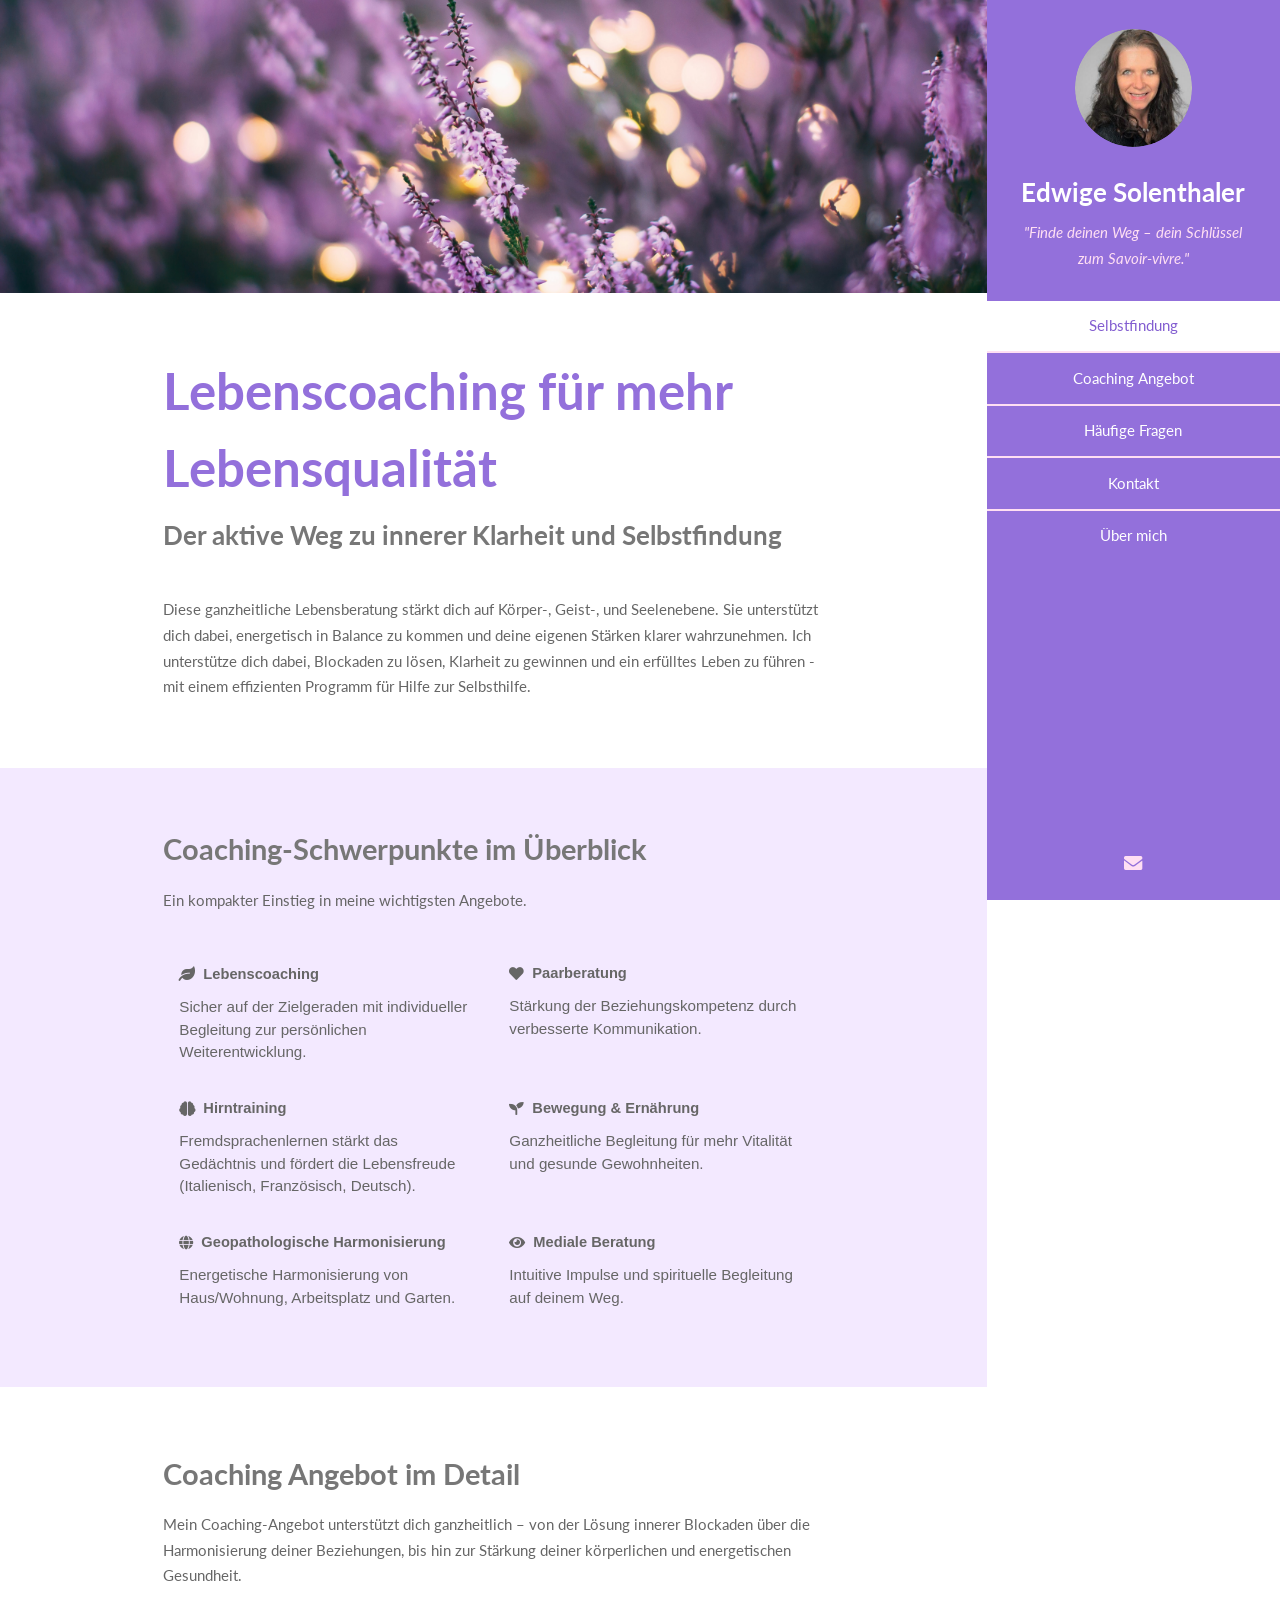
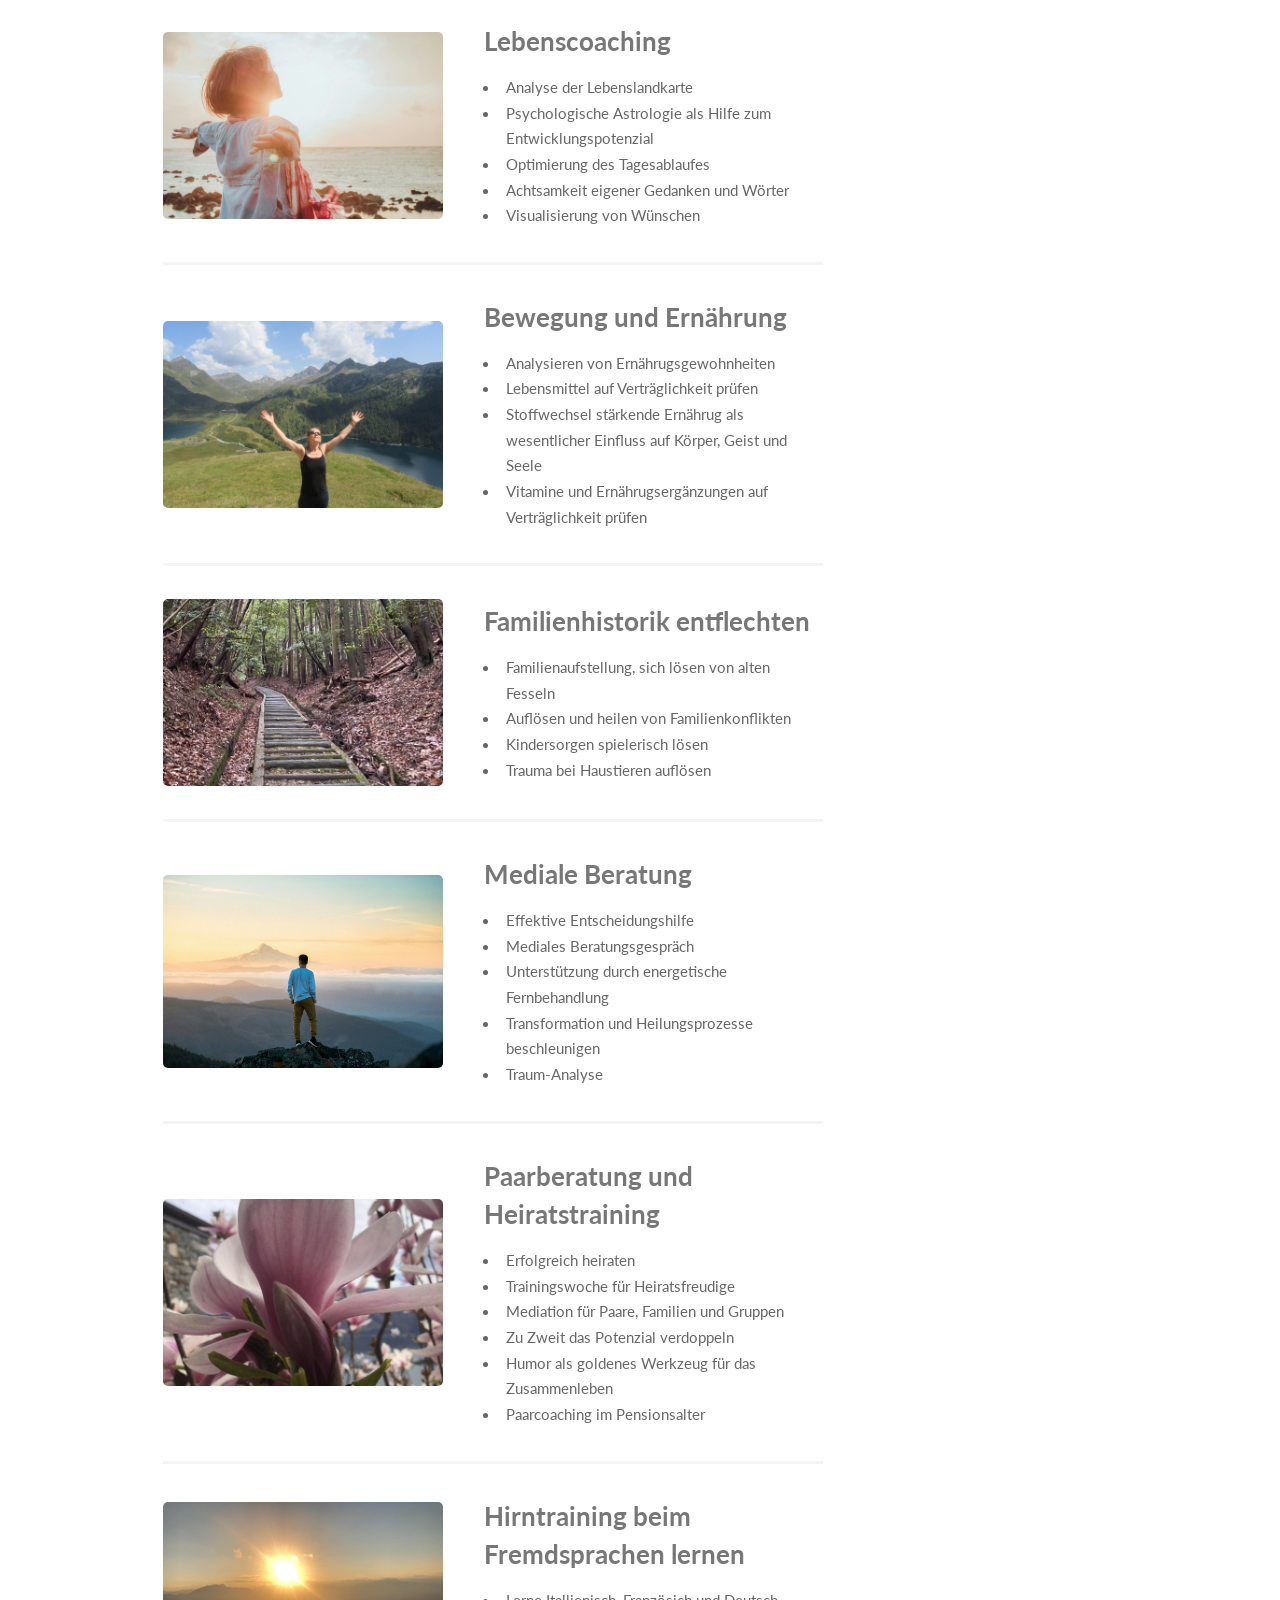
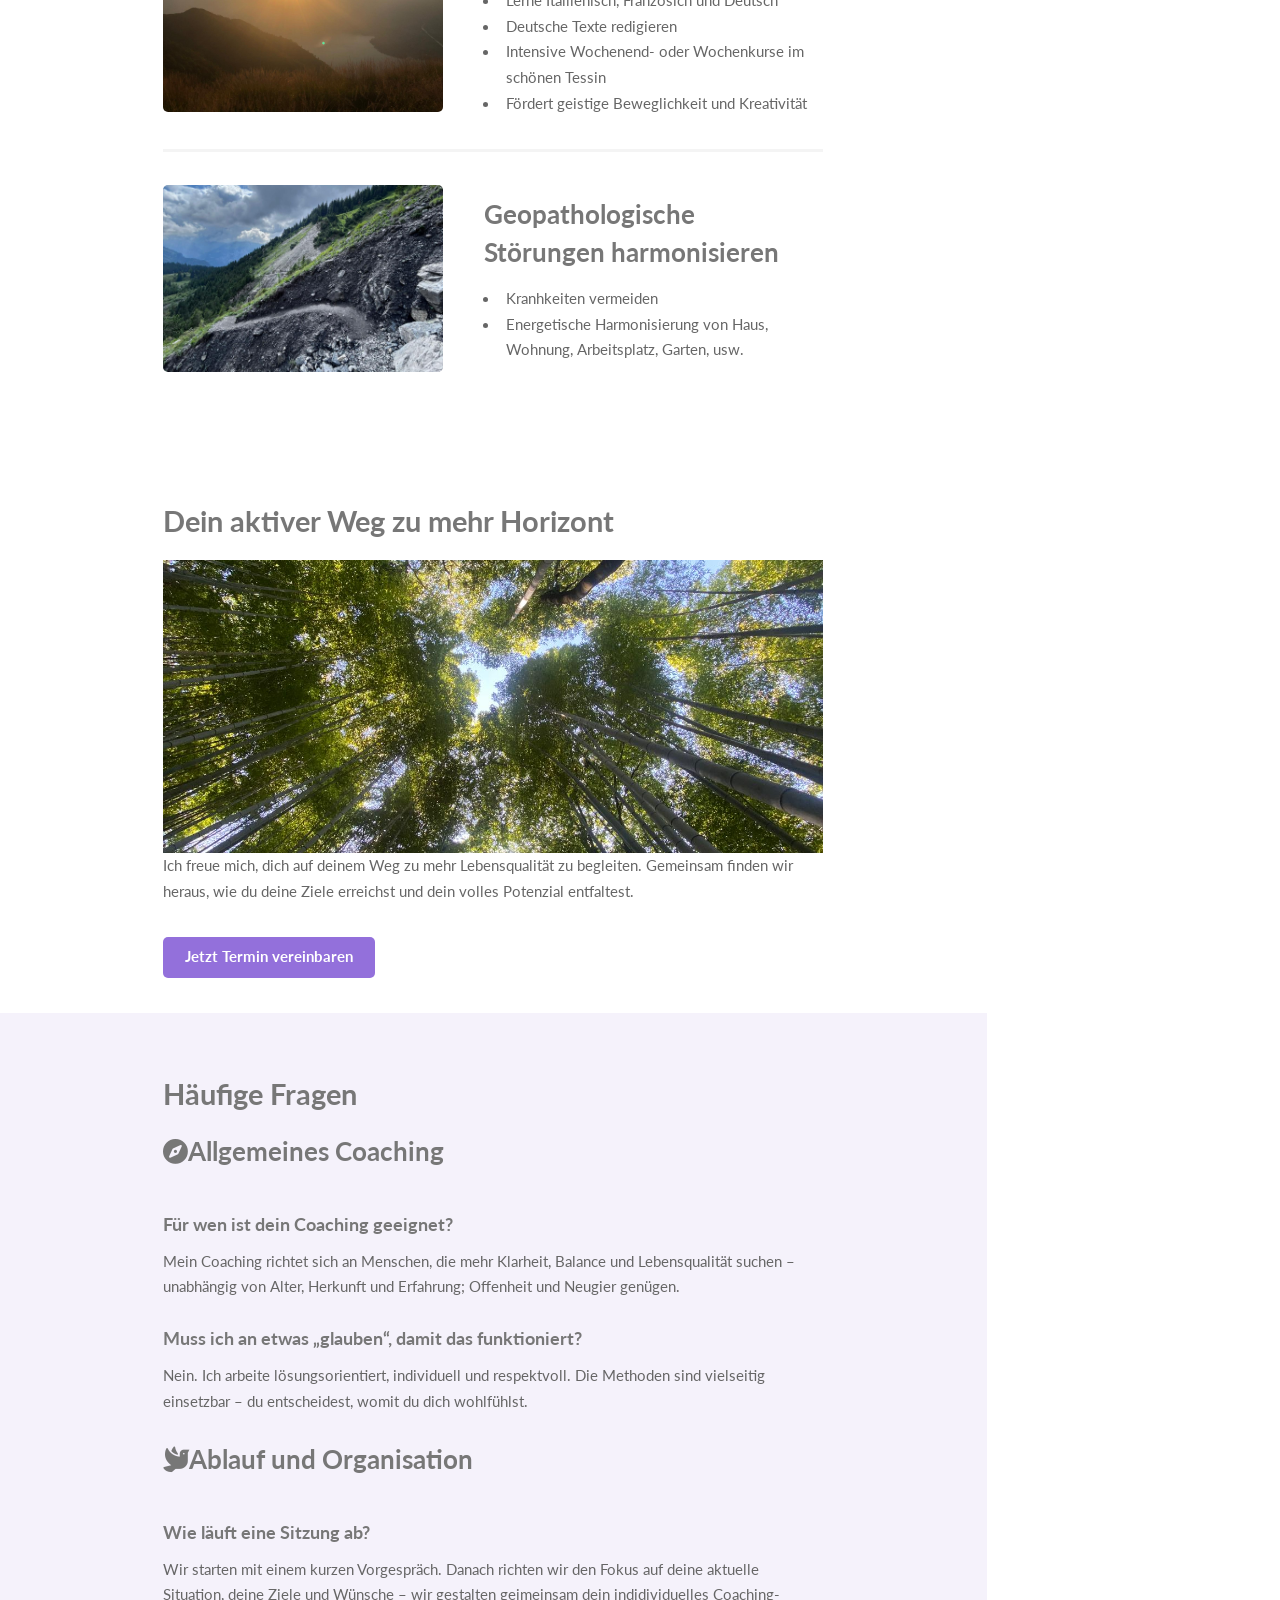
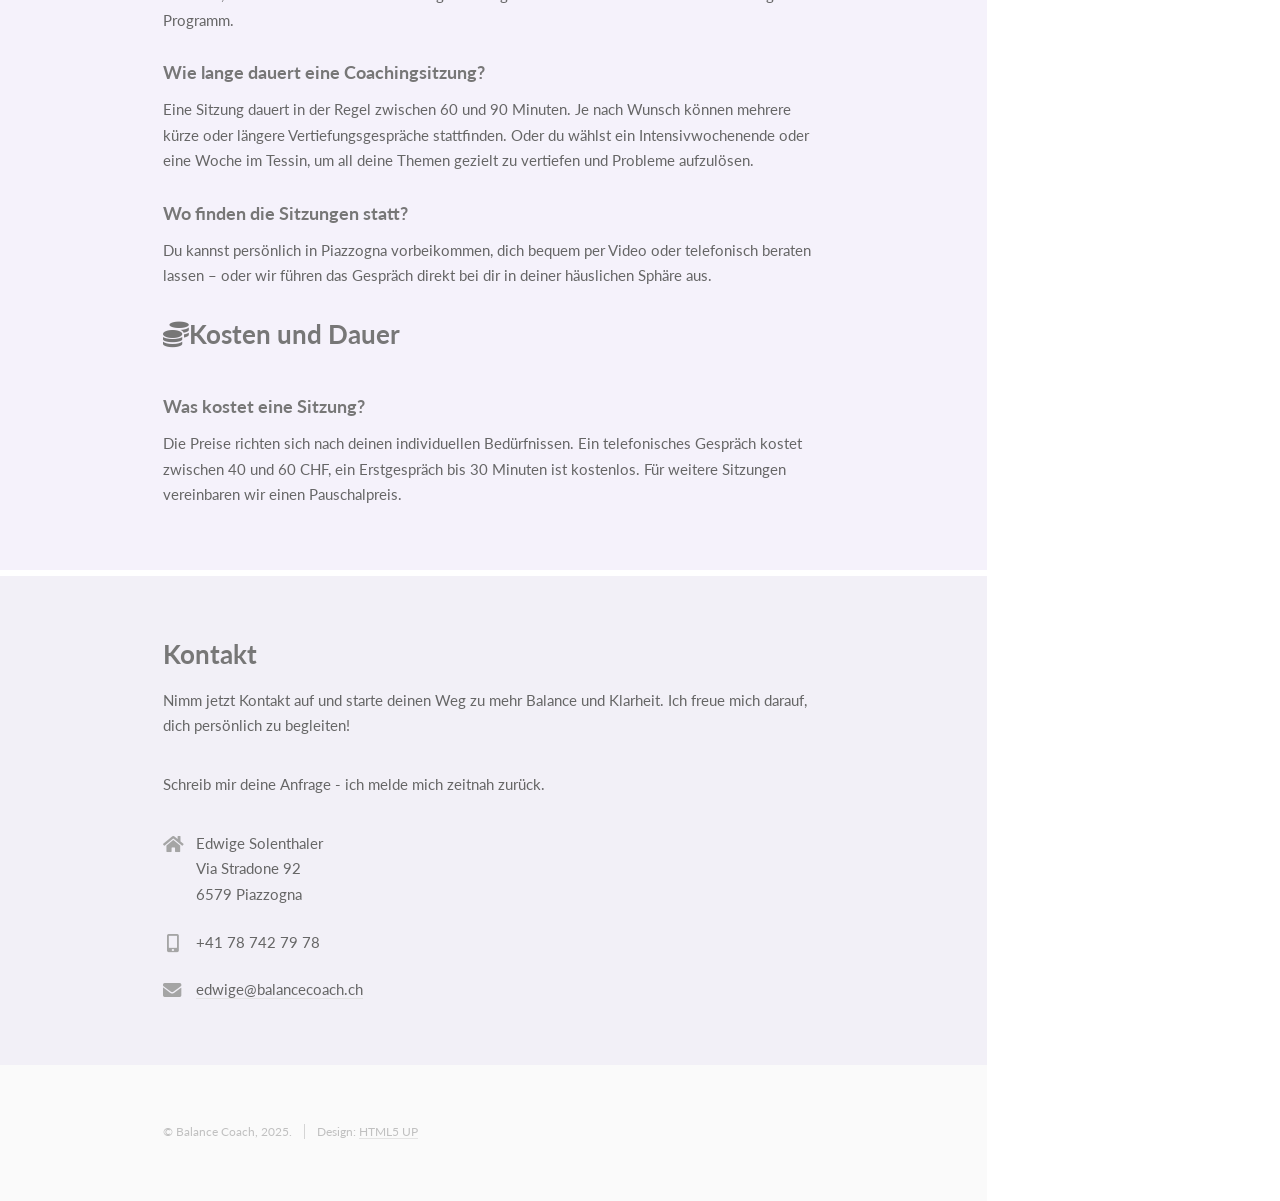
<file: index.html>
<!DOCTYPE HTML>
<!--
	Read Only by HTML5 UP
	html5up.net | @ajlkn
	Free for personal and commercial use under the CCA 3.0 license (html5up.net/license)
-->
<html lang="de">
	<head>
		<title>Lebenscoach in der Schweiz – Edwige Solenthaler | Für mehr Balance & Klarheit</title>
		<link rel="icon" type="image/png" sizes="32x32" href="images/favicon.ico">
		<meta charset="utf-8" />
		<meta name="viewport" content="width=device-width, initial-scale=1, user-scalable=no" />
		<meta name="description" content="Ich bin Edwige Solenthaler, Lebenscoach in Tessin, Bern und Zürich. Ich helfe Menschen, Stress abzubauen, innere Balance zu finden und Klarheit zu gewinnen.">
		<link rel="stylesheet" href="assets/css/main.css" />
		<meta property="og:site_name" content="Balance Coach">
		<meta property="og:title" content="Lebenscoach in der Schweiz – Edwige Solenthaler | Für mehr Balance & Klarheit">
		<meta property="og:description" content="Ich bin Edwige Solenthaler, Lebenscoach in der Schweiz. Ich helfe Menschen, Stress abzubauen, innere Balance zu finden und Klarheit zu gewinnen.">
		<meta property="og:image" content="images/daiga-ellaby-ClWvcrkBhMY-unsplash.jpg">
		<meta property="og:url" url="https://balancecoach.ch">
		<meta property="og:type" content="website">
		<meta property="og:locale" content="de_CH">
		<script type="application/ld+json">
			{
			"@context": "https://schema.org",
			"@type": "LocalBusiness",
			"name": "Lebenscoach in der Schweiz – Edwige Solenthaler | Für mehr Balance & Klarheit",
			"address": {
				"@type": "PostalAddress",
				"streetAddress": "Via Stradone 92",
				"addressLocality": "Piazzogna",
				"postalCode": "6579",
				"addressCountry": "CH"
			},
			"telephone": "+41 78 742 79 78",
			"url": "https://www.balancecoach.ch",
			"description": "Ich bin Edwige Solenthaler, Lebenscoach in der Schweiz. Ich helfe Menschen, Stress abzubauen, innere Balance zu finden und Klarheit zu gewinnen."
			"areaServed": ["Schweiz","Tessin", "Zürich", "Bern"]
			}
			</script>
	</head>
	<body class="is-preload">

		<!-- Header -->
			<section id="header">
				<header>
					<span class="image avatar"><img src="images/avatar.png" alt="" /></span>
					<h1 id="logo"><a href="#">Edwige Solenthaler</a></h1>
						
					<p>"Finde deinen Weg – dein Schlüssel zum <em>Savoir-vivre</em>."</p> 
				</header>
				<nav id="nav">
					<ul>
						<li><a href="#one" class="active">Selbstfindung</a></li>
						<li><a href="#two">Coaching Angebot</a></li>
						<li><a href="#three">Häufige Fragen</a></li>
						<li><a href="#four">Kontakt</a></li>
						<li><a href="about.html">Über mich</a></li>
					</ul>
				</nav>
				<footer>
					<ul class="icons">
						<li><a href="mailto:edwige@lebenscoach.ch" class="icon solid fa-envelope"><span class="label">Email</span></a></li>
					</ul>
				</footer>
			</section>




		<!-- Wrapper -->
			<div id="wrapper">

				<!-- Main -->
					<div id="main">

						
						<!-- One -->
							<section id="one">
								<div class="image main" data-position="center">
									<img src="images/daiga-ellaby-ClWvcrkBhMY-unsplash.jpg" alt="" />
								</div>
								<div class="container">
									<header class="major">
										<h2 lang="de">Lebenscoaching für mehr Lebensqualität</h2>
										<p><span lang="de">Der aktive Weg zu innerer Klarheit und Selbstfindung</span> </p>
									</header>
									<p>Diese ganzheitliche Lebensberatung stärkt dich auf Körper-, Geist-, und Seelenebene. Sie unterstützt dich dabei, energetisch in Balance zu kommen und deine eigenen Stärken klarer wahrzunehmen. Ich unterstütze dich dabei, Blockaden zu lösen, Klarheit zu gewinnen und ein erfülltes Leben zu führen - mit einem effizienten Programm für Hilfe zur Selbsthilfe.</p>
								</div>
							</section>

							<section id="two">
							<div class="container">
								<h2>Coaching-Schwerpunkte im Überblick</h2>
								<p>Ein kompakter Einstieg in meine wichtigsten Angebote.</p>
								<dl class="service-grid">
								<div class="service-item">
								<dt><i class="icon solid fa-leaf"></i> Lebenscoaching</dt>
								<dd>Sicher auf der Zielgeraden mit individueller Begleitung zur persönlichen Weiterentwicklung.</dd>
							</div>

							<div class="service-item">
								<dt><i class="fas fa-heart"></i> Paarberatung</dt>
								<dd>Stärkung der Beziehungskompetenz durch verbesserte Kommunikation.</dd>
							</div>

							<div class="service-item">
								<dt><i class="fas fa-brain"></i> Hirntraining</dt>
								<dd>Fremdsprachenlernen stärkt das Gedächtnis und fördert die Lebensfreude (Italienisch, Französisch, Deutsch).</dd>
							</div>

							<div class="service-item">
								<dt><i class="fas fa-seedling"></i> Bewegung & Ernährung</dt>
								<dd>Ganzheitliche Begleitung für mehr Vitalität und gesunde Gewohnheiten.</dd>
							</div>

							<div class="service-item">
								<dt><i class="fas fa-globe"></i> Geopathologische Harmonisierung</dt>
								<dd>Energetische Harmonisierung von Haus/Wohnung, Arbeitsplatz und Garten.</dd>
							</div>

							<div class="service-item">
								<dt><i class="fas fa-eye"></i> Mediale Beratung</dt>
								<dd>Intuitive Impulse und spirituelle Begleitung auf deinem Weg.</dd>
							</div>
								</dl>
							</div>
							</section>
						
						<!-- Two -->
							<section id="xx">
								<div class="container">
									<h2>Coaching Angebot im Detail</h2>
									<p>Mein Coaching-Angebot unterstützt dich ganzheitlich – von der Lösung innerer Blockaden über die Harmonisierung deiner Beziehungen, bis hin zur Stärkung deiner körperlichen und energetischen Gesundheit. </p>
									<div class="features">
										<article>
											<a href="#" class="image"><img src="images/Offene Arme.jpg" alt="" /></a>
											<div class="inner">
												<h3>Lebenscoaching</h3>
												<ul>
													<li>Analyse der Lebenslandkarte</li>
													<li>Psychologische Astrologie als Hilfe zum Entwicklungspotenzial</li>
													<li>Optimierung des Tagesablaufes</li>
													<li>Achtsamkeit eigener Gedanken und Wörter</li>
                                                    <li>Visualisierung von Wünschen</li>
												</ul>
											</div>
										</article>
										<article>
											<a href="#" class="image"><img src="images/Arme oben.jpg" alt="" /></a>
											<div class="inner">
												<h3>Bewegung und Ernährung</h3>
												<ul>
													<li>Analysieren von Ernährugsgewohnheiten</li>
													<li>Lebensmittel auf Verträglichkeit prüfen</li>
													<li>Stoffwechsel stärkende Ernährug als wesentlicher Einfluss auf Körper, Geist und Seele</li>
													<li>Vitamine und Ernährugsergänzungen auf Verträglichkeit prüfen</li>
												</ul>													
											</div>
										</article>
										<article>
											<a href="#" class="image"><img src="images/Weg mit Holztreppe.jpg" alt="" /></a>
											<div class="inner">
												<h3>Familienhistorik entflechten</h3>
												<ul>
													<li>Familienaufstellung, sich lösen von alten Fesseln</li>
													<li>Auflösen und heilen von Familienkonflikten</li>
													<li>Kindersorgen spielerisch lösen</li>
													<li>Trauma bei Haustieren auflösen</li>
												</ul>	
											</div>
											
										</article>
										<article>
											<a href="#" class="image"><img src="images/tim-bogdanov-4uojMEdcwI8-unsplash.jpg" alt="" /></a>
											<div class="inner">
												<h3>Mediale Beratung</h3>
												<ul>
													<li>Effektive Entscheidungshilfe</li>
													<li>Mediales Beratungsgespräch</li>
													<li>Unterstützung durch energetische Fernbehandlung</li>
													<li>Transformation und Heilungsprozesse beschleunigen</li>
													<li>Traum-Analyse</li>
												</ul>	
											</div>
										</article>

										<article>
											<a href="#" class="image"><img src="images/Camelia.jpg" alt="" /></a>
											<div class="inner">
												<h3>Paarberatung und Heiratstraining</h3>
												<ul>
													<li>Erfolgreich heiraten</li>
													<li>Trainingswoche für Heiratsfreudige</li>
													<li>Mediation für Paare, Familien und Gruppen</li>
													<li>Zu Zweit das Potenzial verdoppeln</li>
													<li>Humor als goldenes Werkzeug für das Zusammenleben</li>
													<li>Paarcoaching im Pensionsalter</li>
												</ul>	
											</div>
										</article>
										<article>
											<a href="#" class="image"><img src="images/PHOTO-2025-08-09-19-38-34.jpg" alt="" /></a>
											<div class="inner">
												<h3>Hirntraining beim Fremdsprachen lernen</h3>
												<ul>
													<li>Lerne Itallienisch, Französich und Deutsch</li>
													<li>Deutsche Texte redigieren</li>
													<li>Intensive Wochenend- oder Wochenkurse im schönen Tessin</li>
													<li>Fördert geistige Beweglichkeit und Kreativität</li>
												</ul>	
											</div>
										</article>
										<article>
											<a href="#" class="image"><img src="images/Berg.jpg" alt="" /></a>
											<div class="inner">
												<h3>Geopathologische Störungen harmonisieren</h3>
												<ul>
													<li>Kranhkeiten vermeiden</li>
													<li>Energetische Harmonisierung von Haus, Wohnung, Arbeitsplatz, Garten, usw.</li>
												</ul>	
											</div>
										</article>
									</div>
								</div>
							</section>

<!-- Five -->
							<section>
								<div class="container"> 
									<h2>Dein aktiver Weg zu mehr Horizont</h3>
									<div class="image main" data-position="center">
										<img src="images/PHOTO-2025-05-25-18-23-02.jpg" alt="" />
									</div>
									<div>
										<p>Ich freue mich, dich auf deinem Weg zu mehr Lebensqualität zu begleiten. Gemeinsam finden wir heraus, wie du deine Ziele erreichst und dein volles Potenzial entfaltest.</p>
									</div>
									<a href="#four" class="button primary">Jetzt Termin vereinbaren</a></li>
								</div>
							</section>
							

						<!-- Three -->
							<section id="three">
								<div class="container">
									<h2>Häufige Fragen</h3>
									<dl>
										<h3><i class="fas fa-compass"></i>Allgemeines Coaching</h3></br>
											<dt><h4>Für wen ist dein Coaching geeignet?</h4></dt>
												<dd>Mein Coaching richtet sich an Menschen, die mehr Klarheit, Balance und Lebensqualität suchen – unabhängig von Alter, Herkunft und Erfahrung; Offenheit und Neugier genügen.
												</dd>
												<br/>
											<h4><dt>Muss ich an etwas „glauben“, damit das funktioniert?</dt></h4>
												<dd>Nein. Ich arbeite lösungsorientiert, individuell und respektvoll. Die Methoden sind vielseitig einsetzbar – du entscheidest, womit du dich wohlfühlst.
												</dd></br>
										<h3><i class="fas fa-dove"></i>Ablauf und Organisation</h3></br>
											<h4><dt>Wie läuft eine Sitzung ab?</dt></h4>
												<dd>
													Wir starten mit einem kurzen Vorgespräch. Danach richten wir den Fokus auf deine aktuelle Situation, deine Ziele und Wünsche – wir gestalten geimeinsam dein indidividuelles Coaching-Programm.
												</dd>
												<br/>
												<h4><dt>Wie lange dauert eine Coachingsitzung?</dt></h4>
												<dd>
													Eine Sitzung dauert in der Regel zwischen 60 und 90 Minuten. Je nach Wunsch können mehrere kürze oder längere Vertiefungsgespräche stattfinden. Oder du wählst ein Intensivwochenende oder eine Woche im Tessin, um all deine Themen gezielt zu vertiefen und Probleme aufzulösen.
												</dd>
												<br/>
												<h4><dt>Wo finden die Sitzungen statt?</dt></h4>
												<dd>
													Du kannst persönlich in Piazzogna vorbeikommen, dich bequem per Video oder telefonisch beraten lassen – oder wir führen das Gespräch direkt bei dir in deiner häuslichen Sphäre aus.
												</dd></br>
										<h3><i class="fas fa-coins"></i>Kosten und Dauer</h3></br>		
											<h4><dt>Was kostet eine Sitzung?</dt></h4>
											<dd>
												Die Preise richten sich nach deinen individuellen Bedürfnissen. Ein telefonisches Gespräch kostet zwischen 40 und 60 CHF, ein Erstgespräch bis 30 Minuten ist kostenlos. Für weitere Sitzungen vereinbaren wir einen Pauschalpreis.
											</dd>
									</dl>
								</div>
							</section>

						

						<!-- Four action="https://formspree.io/f/xjvowzqk" -->
							<section id="four">
								<div class="container">
									<h3>Kontakt</h3>
									<p>Nimm jetzt Kontakt auf und starte deinen Weg zu mehr Balance und Klarheit. Ich freue mich darauf, dich persönlich zu begleiten! </p>
										<p></p>Schreib mir deine Anfrage - ich melde mich zeitnah zurück.</p>
									<!--<div class="row">
										<div class="col-8 col-12-xsmall"> 
											<form method="post" action="#">	
												<div class="row gtr-uniform">
													<div class="col-6 col-12-xsmall"><input type="text" name="name" id="name" placeholder="Name" /></div>
													<div class="col-6 col-12-xsmall"><input type="email" name="email" id="email" placeholder="Email" /></div>
													<div class="col-12"><input type="text" name="subject" id="subject" placeholder="Subject" /></div>
													<div class="col-12"><textarea name="message" id="message" placeholder="Message" rows="6"></textarea></div>
													<div class="col-12">
														<ul class="actions">
															<li><input type="submit" class="primary" value="Send Message" /></li>
															<li><input type="reset" value="Reset Form" /></li> 
														</ul>
													</div>
												</div>
											</form>
										</div> -->
										<div class="col-4 col-12-xsmall">
											<ul class="labeled-icons">
												<li>
													<h3 class="icon solid fa-home custom-font-size"><span class="label">Adresse</span></h3>
													<span class="name">Edwige Solenthaler</span><br />
													Via Stradone 92<br />
													6579 Piazzogna
												</li>
												<li>
													<h3 class="icon solid fa-mobile-alt"><span class="label">Mobilnummer</span></h3>
													+41 78 742 79 78
												</li>
												<li>
													<h3 class="icon solid fa-envelope"><span class="label">Email</span></h3>
													<a mailto="edwige@balancecoach.ch">edwige@balancecoach.ch</a>
												</li>
											</ul>
										</div>
									</div>
							</section>
						
								
						<!-- Five -->
						<!--
							<section id="five">
								<div class="container">
									<h3>Elements</h3>

									<section>
										<h4>Text</h4>
										<p>This is <b>bold</b> and this is <strong>strong</strong>. This is <i>italic</i> and this is <em>emphasized</em>.
										This is <sup>superscript</sup> text and this is <sub>subscript</sub> text.
										This is <u>underlined</u> and this is code: <code>for (;;) { ... }</code>. Finally, <a href="#">this is a link</a>.</p>
										<hr />
										<header>
											<h4>Heading with a Subtitle</h4>
											<p>Lorem ipsum dolor sit amet nullam id egestas urna aliquam</p>
										</header>
										<p>Nunc lacinia ante nunc ac lobortis. Interdum adipiscing gravida odio porttitor sem non mi integer non faucibus ornare mi ut ante amet placerat aliquet. Volutpat eu sed ante lacinia sapien lorem accumsan varius montes viverra nibh in adipiscing blandit tempus accumsan.</p>
										<header>
											<h5>Heading with a Subtitle</h5>
											<p>Lorem ipsum dolor sit amet nullam id egestas urna aliquam</p>
										</header>
										<p>Nunc lacinia ante nunc ac lobortis. Interdum adipiscing gravida odio porttitor sem non mi integer non faucibus ornare mi ut ante amet placerat aliquet. Volutpat eu sed ante lacinia sapien lorem accumsan varius montes viverra nibh in adipiscing blandit tempus accumsan.</p>
										<hr />
										<h2>Heading Level 2</h2>
										<h3>Heading Level 3</h3>
										<h4>Heading Level 4</h4>
										<h5>Heading Level 5</h5>
										<h6>Heading Level 6</h6>
										<hr />
										<h5>Blockquote</h5>
										<blockquote>Fringilla nisl. Donec accumsan interdum nisi, quis tincidunt felis sagittis eget tempus euismod. Vestibulum ante ipsum primis in faucibus vestibulum. Blandit adipiscing eu felis iaculis volutpat ac adipiscing accumsan faucibus. Vestibulum ante ipsum primis in faucibus lorem ipsum dolor sit amet nullam adipiscing eu felis.</blockquote>
										<h5>Preformatted</h5>
										<pre><code>i = 0;

while (!deck.isInOrder()) {
    print 'Iteration ' + i;
    deck.shuffle();
    i++;
}

print 'It took ' + i + ' iterations to sort the deck.';</code></pre>
									</section>

									<section>
										<h4>Lists</h4>
										<div class="row">
											<div class="col-6 col-12-xsmall">
												<h5>Unordered</h5>
												<ul>
													<li>Dolor pulvinar etiam magna etiam.</li>
													<li>Sagittis adipiscing lorem eleifend.</li>
													<li>Felis enim feugiat dolore viverra.</li>
												</ul>
												<h5>Alternate</h5>
												<ul class="alt">
													<li>Dolor pulvinar etiam magna etiam.</li>
													<li>Sagittis adipiscing lorem eleifend.</li>
													<li>Felis enim feugiat dolore viverra.</li>
												</ul>
											</div>
											<div class="col-6 col-12-xsmall">
												<h5>Ordered</h5>
												<ol>
													<li>Dolor pulvinar etiam magna etiam.</li>
													<li>Etiam vel felis at lorem sed viverra.</li>
													<li>Felis enim feugiat dolore viverra.</li>
													<li>Dolor pulvinar etiam magna etiam.</li>
													<li>Etiam vel felis at lorem sed viverra.</li>
													<li>Felis enim feugiat dolore viverra.</li>
												</ol>
												<h5>Icons</h5>
												<ul class="icons">
													<li><a href="#" class="icon brands fa-twitter"><span class="label">Twitter</span></a></li>
													<li><a href="#" class="icon brands fa-facebook-f"><span class="label">Facebook</span></a></li>
													<li><a href="#" class="icon brands fa-instagram"><span class="label">Instagram</span></a></li>
													<li><a href="#" class="icon brands fa-github"><span class="label">Github</span></a></li>
													<li><a href="#" class="icon brands fa-dribbble"><span class="label">Dribbble</span></a></li>
													<li><a href="#" class="icon brands fa-tumblr"><span class="label">Tumblr</span></a></li>
												</ul>
											</div>
										</div>
										<h5>Actions</h5>
										<ul class="actions">
											<li><a href="#" class="button primary">Default</a></li>
											<li><a href="#" class="button">Default</a></li>
											<li><a href="#" class="button alt">Default</a></li>
										</ul>
										<ul class="actions small">
											<li><a href="#" class="button primary small">Small</a></li>
											<li><a href="#" class="button small">Small</a></li>
											<li><a href="#" class="button alt small">Small</a></li>
										</ul>
										<div class="row">
											<div class="col-3 col-6-medium col-12-xsmall">
												<ul class="actions stacked">
													<li><a href="#" class="button primary">Default</a></li>
													<li><a href="#" class="button">Default</a></li>
													<li><a href="#" class="button alt">Default</a></li>
												</ul>
											</div>
											<div class="col-3 col-6 col-12-xsmall">
												<ul class="actions stacked">
													<li><a href="#" class="button primary small">Small</a></li>
													<li><a href="#" class="button small">Small</a></li>
													<li><a href="#" class="button alt small">Small</a></li>
												</ul>
											</div>
											<div class="col-3 col-6-medium col-12-xsmall">
												<ul class="actions stacked">
													<li><a href="#" class="button primary fit">Default</a></li>
													<li><a href="#" class="button fit">Default</a></li>
													<li><a href="#" class="button alt fit">Default</a></li>
												</ul>
											</div>
											<div class="col-3 col-6-medium col-12-xsmall">
												<ul class="actions stacked">
													<li><a href="#" class="button primary small fit">Small</a></li>
													<li><a href="#" class="button small fit">Small</a></li>
													<li><a href="#" class="button alt small fit">Small</a></li>
												</ul>
											</div>
										</div>
									</section>

									<section>
										<h4>Table</h4>
										<h5>Default</h5>
										<div class="table-wrapper">
											<table>
												<thead>
													<tr>
														<th>Name</th>
														<th>Description</th>
														<th>Price</th>
													</tr>
												</thead>
												<tbody>
													<tr>
														<td>Item One</td>
														<td>Ante turpis integer aliquet porttitor.</td>
														<td>29.99</td>
													</tr>
													<tr>
														<td>Item Two</td>
														<td>Vis ac commodo adipiscing arcu aliquet.</td>
														<td>19.99</td>
													</tr>
													<tr>
														<td>Item Three</td>
														<td> Morbi faucibus arcu accumsan lorem.</td>
														<td>29.99</td>
													</tr>
													<tr>
														<td>Item Four</td>
														<td>Vitae integer tempus condimentum.</td>
														<td>19.99</td>
													</tr>
													<tr>
														<td>Item Five</td>
														<td>Ante turpis integer aliquet porttitor.</td>
														<td>29.99</td>
													</tr>
												</tbody>
												<tfoot>
													<tr>
														<td colspan="2"></td>
														<td>100.00</td>
													</tr>
												</tfoot>
											</table>
										</div>

										<h5>Alternate</h5>
										<div class="table-wrapper">
											<table class="alt">
												<thead>
													<tr>
														<th>Name</th>
														<th>Description</th>
														<th>Price</th>
													</tr>
												</thead>
												<tbody>
													<tr>
														<td>Item One</td>
														<td>Ante turpis integer aliquet porttitor.</td>
														<td>29.99</td>
													</tr>
													<tr>
														<td>Item Two</td>
														<td>Vis ac commodo adipiscing arcu aliquet.</td>
														<td>19.99</td>
													</tr>
													<tr>
														<td>Item Three</td>
														<td> Morbi faucibus arcu accumsan lorem.</td>
														<td>29.99</td>
													</tr>
													<tr>
														<td>Item Four</td>
														<td>Vitae integer tempus condimentum.</td>
														<td>19.99</td>
													</tr>
													<tr>
														<td>Item Five</td>
														<td>Ante turpis integer aliquet porttitor.</td>
														<td>29.99</td>
													</tr>
												</tbody>
												<tfoot>
													<tr>
														<td colspan="2"></td>
														<td>100.00</td>
													</tr>
												</tfoot>
											</table>
										</div>
									</section>

									<section>
										<h4>Buttons</h4>
										<ul class="actions">
											<li><a href="#" class="button primary">Primary</a></li>
											<li><a href="#" class="button">Default</a></li>
											<li><a href="#" class="button alt">Alternate</a></li>
										</ul>
										<ul class="actions">
											<li><a href="#" class="button primary large">Large</a></li>
											<li><a href="#" class="button">Default</a></li>
											<li><a href="#" class="button alt small">Small</a></li>
										</ul>
										<ul class="actions fit">
											<li><a href="#" class="button primary fit">Fit</a></li>
											<li><a href="#" class="button fit">Fit</a></li>
											<li><a href="#" class="button alt fit">Fit</a></li>
										</ul>
										<ul class="actions fit small">
											<li><a href="#" class="button primary fit small">Fit + Small</a></li>
											<li><a href="#" class="button fit small">Fit + Small</a></li>
											<li><a href="#" class="button alt fit small">Fit + Small</a></li>
										</ul>
										<ul class="actions">
											<li><a href="#" class="button primary icon solid fa-download">Icon</a></li>
											<li><a href="#" class="button icon solid fa-download">Icon</a></li>
											<li><a href="#" class="button alt icon solid fa-check">Icon</a></li>
										</ul>
										<ul class="actions">
											<li><span class="button primary disabled">Primary</span></li>
											<li><span class="button disabled">Default</span></li>
											<li><span class="button alt disabled">Alternate</span></li>
										</ul>
									</section>

									<section>
										<h4>Form</h4>
										<form method="post" action="#">
											<div class="row gtr-uniform">
												<div class="col-6 col-12-xsmall">
													<input type="text" name="demo-name" id="demo-name" value="" placeholder="Name" />
												</div>
												<div class="col-6 col-12-xsmall">
													<input type="email" name="demo-email" id="demo-email" value="" placeholder="Email" />
												</div>
												<div class="col-12">
													<select name="demo-category" id="demo-category">
														<option value="">- Category -</option>
														<option value="1">Manufacturing</option>
														<option value="1">Shipping</option>
														<option value="1">Administration</option>
														<option value="1">Human Resources</option>
													</select>
												</div>
												<div class="col-4 col-12-medium">
													<input type="radio" id="demo-priority-low" name="demo-priority" checked>
													<label for="demo-priority-low">Low Priority</label>
												</div>
												<div class="col-4 col-12-medium">
													<input type="radio" id="demo-priority-normal" name="demo-priority">
													<label for="demo-priority-normal">Normal Priority</label>
												</div>
												<div class="col-4 col-12-medium">
													<input type="radio" id="demo-priority-high" name="demo-priority">
													<label for="demo-priority-high">High Priority</label>
												</div>
												<div class="col-6 col-12-medium">
													<input type="checkbox" id="demo-copy" name="demo-copy">
													<label for="demo-copy">Email me a copy of this message</label>
												</div>
												<div class="col-6 col-12-medium">
													<input type="checkbox" id="demo-human" name="demo-human" checked>
													<label for="demo-human">I am a human and not a robot</label>
												</div>
												<div class="col-12">
													<textarea name="demo-message" id="demo-message" placeholder="Enter your message" rows="6"></textarea>
												</div>
												<div class="col-12">
													<ul class="actions">
														<li><input type="submit" value="Send Message" /></li>
														<li><input type="reset" value="Reset" class="alt" /></li>
													</ul>
												</div>
											</div>
										</form>
									</section>

									<section>
										<h4>Image</h4>
										<h5>Fit</h5>
										<span class="image fit"><img src="images/banner.jpg" alt="" /></span>
										<div class="box alt">
											<div class="row gtr-50 gtr-uniform">
												<div class="col-4"><span class="image fit"><img src="images/pic01.jpg" alt="" /></span></div>
												<div class="col-4"><span class="image fit"><img src="images/pic02.jpg" alt="" /></span></div>
												<div class="col-4"><span class="image fit"><img src="images/pic03.jpg" alt="" /></span></div>
												<div class="col-4"><span class="image fit"><img src="images/pic02.jpg" alt="" /></span></div>
												<div class="col-4"><span class="image fit"><img src="images/pic03.jpg" alt="" /></span></div>
												<div class="col-4"><span class="image fit"><img src="images/pic01.jpg" alt="" /></span></div>
												<div class="col-4"><span class="image fit"><img src="images/pic03.jpg" alt="" /></span></div>
												<div class="col-4"><span class="image fit"><img src="images/pic01.jpg" alt="" /></span></div>
												<div class="col-4"><span class="image fit"><img src="images/pic02.jpg" alt="" /></span></div>
											</div>
										</div>
										<h5>Left &amp; Right</h5>
										<p><span class="image left"><img src="images/avatar.jpg" alt="" /></span>Fringilla nisl. Donec accumsan interdum nisi, quis tincidunt felis sagittis eget. tempus euismod. Vestibulum ante ipsum primis in faucibus vestibulum. Blandit adipiscing eu felis iaculis volutpat ac adipiscing accumsan eu faucibus. Integer ac pellentesque praesent tincidunt felis sagittis eget. tempus euismod. Vestibulum ante ipsum primis in faucibus vestibulum. Blandit adipiscing eu felis iaculis volutpat ac adipiscing accumsan eu faucibus. Integer ac pellentesque praesent. Donec accumsan interdum nisi, quis tincidunt felis sagittis eget. tempus euismod. Vestibulum ante ipsum primis in faucibus vestibulum. Blandit adipiscing eu felis iaculis volutpat ac adipiscing accumsan eu faucibus. Integer ac pellentesque praesent tincidunt felis sagittis eget. tempus euismod. Vestibulum ante ipsum primis in faucibus vestibulum. Blandit adipiscing eu felis iaculis volutpat ac adipiscing accumsan eu faucibus. Integer ac pellentesque praesent.</p>
										<p><span class="image right"><img src="images/avatar.jpg" alt="" /></span>Fringilla nisl. Donec accumsan interdum nisi, quis tincidunt felis sagittis eget. tempus euismod. Vestibulum ante ipsum primis in faucibus vestibulum. Blandit adipiscing eu felis iaculis volutpat ac adipiscing accumsan eu faucibus. Integer ac pellentesque praesent tincidunt felis sagittis eget. tempus euismod. Vestibulum ante ipsum primis in faucibus vestibulum. Blandit adipiscing eu felis iaculis volutpat ac adipiscing accumsan eu faucibus. Integer ac pellentesque praesent. Donec accumsan interdum nisi, quis tincidunt felis sagittis eget. tempus euismod. Vestibulum ante ipsum primis in faucibus vestibulum. Blandit adipiscing eu felis iaculis volutpat ac adipiscing accumsan eu faucibus. Integer ac pellentesque praesent tincidunt felis sagittis eget. tempus euismod. Vestibulum ante ipsum primis in faucibus vestibulum. Blandit adipiscing eu felis iaculis volutpat ac adipiscing accumsan eu faucibus. Integer ac pellentesque praesent.</p>
									</section>

								</div>
							</section>
						-->

					</div>

				<!-- Footer -->
					<section id="footer">
						<div class="container">
							<ul class="copyright">
								<li>&copy; Balance Coach, 2025.</li><li>Design: <a href="http://html5up.net">HTML5 UP</a></li>
							</ul>
						</div>
					</section>

			</div>

		<!-- Scripts -->
			<script src="assets/js/jquery.min.js"></script>
			<script src="assets/js/jquery.scrollex.min.js"></script>
			<script src="assets/js/jquery.scrolly.min.js"></script>
			<script src="assets/js/browser.min.js"></script>
			<script src="assets/js/breakpoints.min.js"></script>
			<script src="assets/js/util.js"></script>
			<script src="assets/js/main.js"></script>

	</body>
</html>
</file>
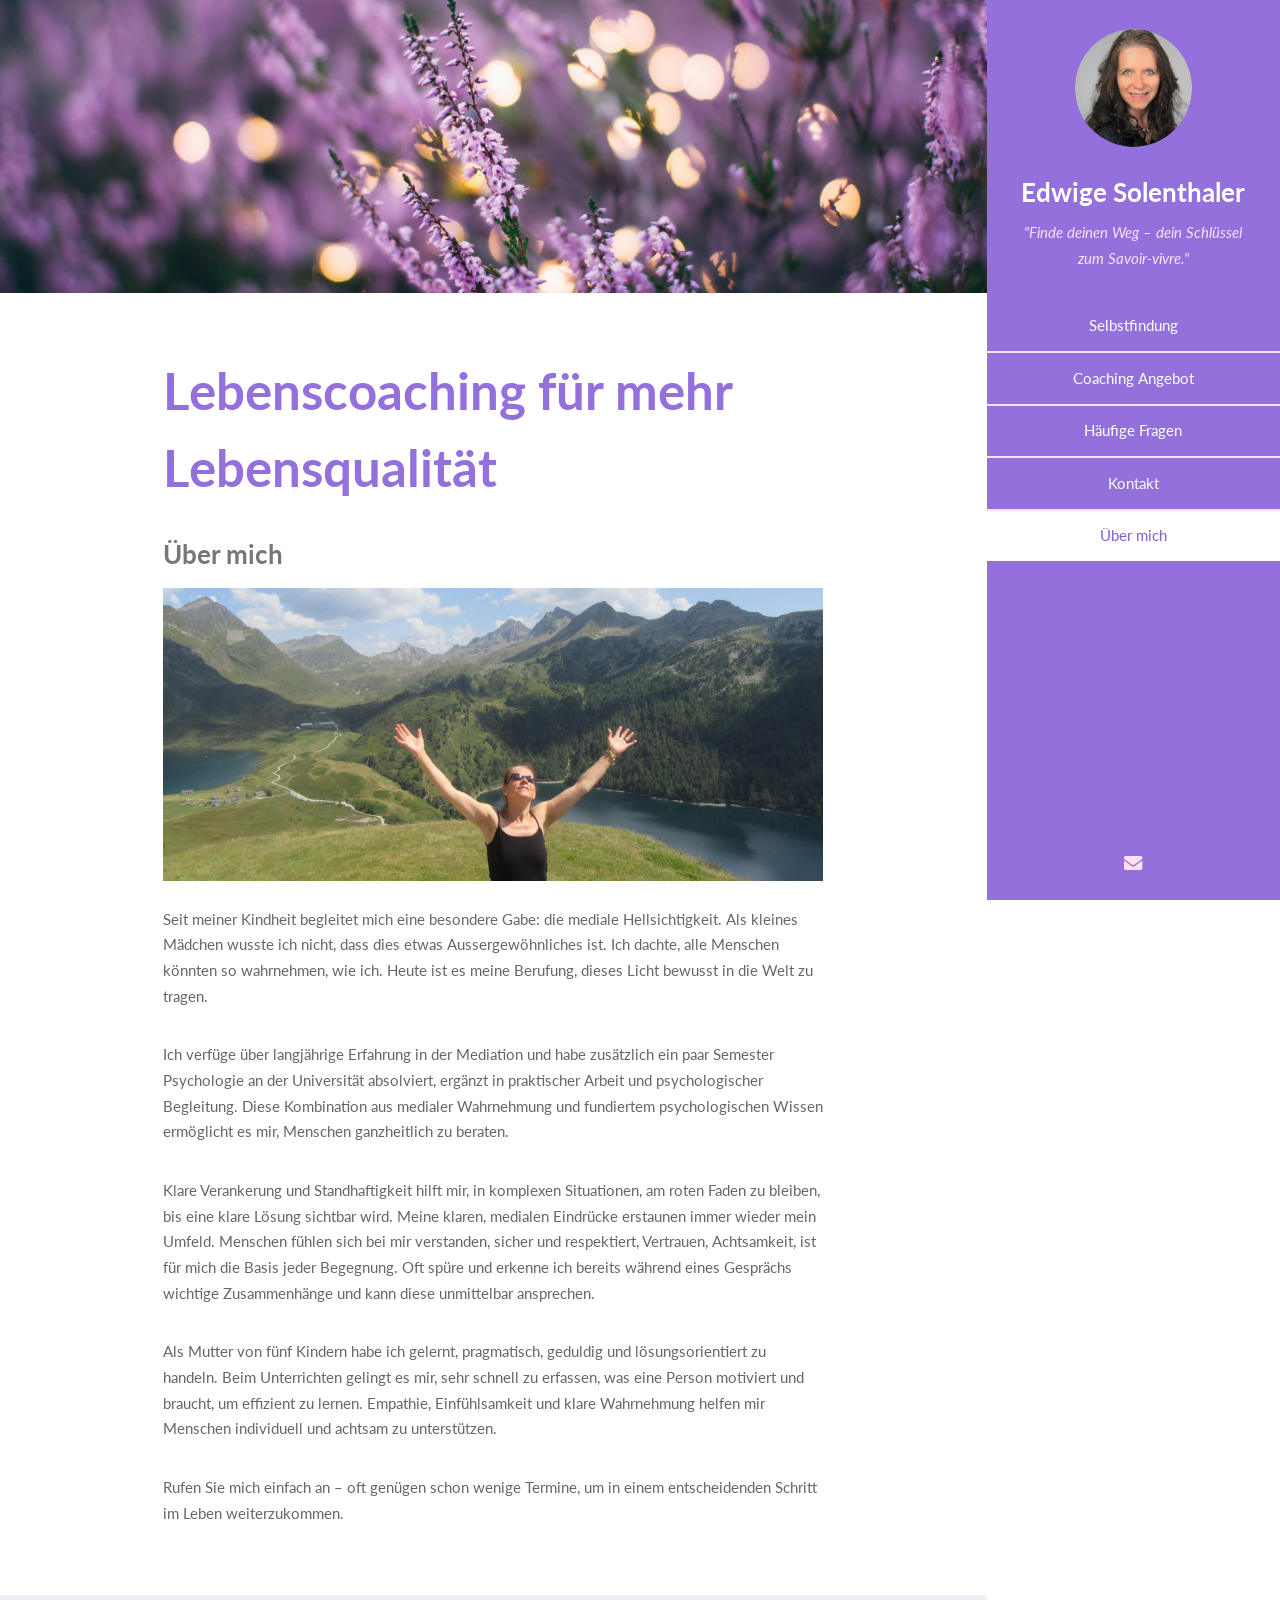
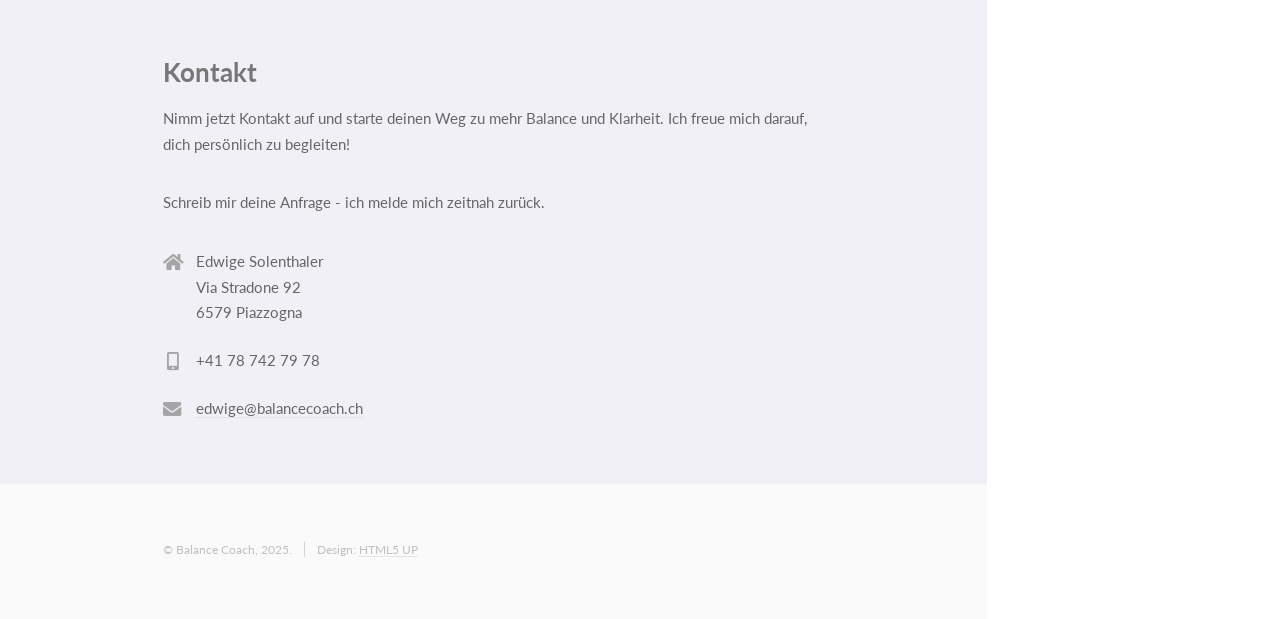
<file: about.html>
<!DOCTYPE HTML>
<!--
	Read Only by HTML5 UP
	html5up.net | @ajlkn
	Free for personal and commercial use under the CCA 3.0 license (html5up.net/license)
-->
<html lang="de">
	<head>
		<title>Edwige Solenthaler - Balance Coach</title>
		<link rel="icon" type="image/png" sizes="32x32" href="images/favicon.ico">
		<meta charset="utf-8" />
		<meta name="viewport" content="width=device-width, initial-scale=1, user-scalable=no" />
		<meta name="description" content="Ich bin Edwige Solenthaler, Lebenscoach in Tessin, Bern und Zürich. Ich helfe Menschen, Stress abzubauen, innere Balance zu finden und Klarheit zu gewinnen.">
		<link rel="stylesheet" href="assets/css/main.css" />
		<meta property="og:site_name" content="Balance Coach">
		<meta property="og:title" content="Lebenscoach in der Schweiz – Edwige Solenthaler | Für mehr Balance & Klarheit">
		<meta property="og:description" content="Ich bin Edwige Solenthaler, Lebenscoach in der Schweiz. Ich helfe Menschen, Stress abzubauen, innere Balance zu finden und Klarheit zu gewinnen.">
		<meta property="og:image" content="images/daiga-ellaby-ClWvcrkBhMY-unsplash.jpg">
		<meta property="og:url" url="https://balancecoach.ch">
		<meta property="og:type" content="website">
		<meta property="og:locale" content="de_CH">
		<script type="application/ld+json">
			{
			"@context": "https://schema.org",
			"@type": "LocalBusiness",
			"name": "Lebenscoach in der Schweiz – Edwige Solenthaler | Für mehr Balance & Klarheit",
			"address": {
				"@type": "PostalAddress",
				"streetAddress": "Via Stradone 92",
				"addressLocality": "Piazzogna",
				"postalCode": "6579",
				"addressCountry": "CH"
			},
			"telephone": "+41 78 742 79 78",
			"url": "https://www.balancecoach.ch",
			"description": "Ich bin Edwige Solenthaler, Lebenscoach in der Schweiz. Ich helfe Menschen, Stress abzubauen, innere Balance zu finden und Klarheit zu gewinnen."
			"areaServed": ["Schweiz","Tessin", "Zürich", "Bern"]
			}
		</script>
	</head>
	<body class="is-preload">

		<!-- Header -->
			<section id="header">
				<header>
					<span class="image avatar"><img src="images/avatar.png" alt="" /></span>
					<h1 id="logo"><a href="#">Edwige Solenthaler</a></h1>
						
					<p>"Finde deinen Weg – dein Schlüssel zum <em>Savoir-vivre</em>."</p> 
				</header>
				<nav id="nav">
					<ul>
						<li><a href="index.html#one">Selbstfindung</a></li>
						<li><a href="index.html#two">Coaching Angebot</a></li>
						<li><a href="index.html#three">Häufige Fragen</a></li>
						<li><a href="index.html#four">Kontakt</a></li>
						<li><a href="about.html" class="active">Über mich</a></li>
					</ul>
				</nav>
				<footer>
					<ul class="icons">
						<li><a href="mailto:edwige@lebenscoach.ch" class="icon solid fa-envelope"><span class="label">Email</span></a></li>
					</ul>
				</footer>
			</section>




		<!-- Wrapper -->
			<div id="wrapper">

				<!-- Main -->
					<div id="main">

						
						<!-- One -->
							<section id="one">
								<div class="image main" data-position="center">
									<img src="images/daiga-ellaby-ClWvcrkBhMY-unsplash.jpg" alt="" />
								</div>
								<div class="container">
									<header class="major">
										<h2 lang="de">Lebenscoaching für mehr Lebensqualität</h2>
										<h3><span lang="de">Über mich</span> </h3>
									</header>
									<div class="image main" data-position="center">
									<img src="images/Arme oben.jpg" alt="" />
									</div>
								</br>
									<p>Seit meiner Kindheit begleitet mich eine besondere Gabe: die mediale Hellsichtigkeit. Als kleines Mädchen wusste ich nicht, dass dies etwas Aussergewöhnliches ist. Ich dachte, alle Menschen könnten so wahrnehmen, wie ich. Heute ist es meine Berufung, dieses Licht bewusst in die Welt zu tragen.</p>
									<p>Ich verfüge über langjährige Erfahrung in der Mediation und habe zusätzlich ein paar Semester Psychologie an der Universität absolviert, ergänzt in praktischer Arbeit und psychologischer Begleitung. Diese Kombination aus medialer Wahrnehmung und fundiertem psychologischen Wissen ermöglicht es mir, Menschen ganzheitlich zu beraten.</p>
									<p>Klare Verankerung und Standhaftigkeit hilft mir, in komplexen Situationen, am roten Faden zu bleiben, bis eine klare Lösung sichtbar wird. Meine klaren, medialen Eindrücke erstaunen immer wieder mein Umfeld. Menschen fühlen sich bei mir verstanden, sicher und respektiert, Vertrauen, Achtsamkeit, ist für mich die Basis jeder Begegnung. Oft spüre und erkenne ich bereits während eines Gesprächs wichtige Zusammenhänge und kann diese unmittelbar ansprechen.</p>
									<p>Als Mutter von fünf Kindern habe ich gelernt, pragmatisch, geduldig und lösungsorientiert zu handeln. Beim Unterrichten gelingt es mir, sehr schnell zu erfassen, was eine Person motiviert und braucht, um effizient zu lernen. Empathie, Einfühlsamkeit und klare Wahrnehmung helfen mir Menschen individuell und achtsam zu unterstützen.</p>
									<p>Rufen Sie mich einfach an – oft genügen schon wenige Termine, um in einem entscheidenden Schritt im Leben weiterzukommen.</p>

								</div>
							</section>

							<!-- Four action="https://formspree.io/f/xjvowzqk" -->
							<section id="four">
								<div class="container">
									<h3>Kontakt</h3>
									<p>Nimm jetzt Kontakt auf und starte deinen Weg zu mehr Balance und Klarheit. Ich freue mich darauf, dich persönlich zu begleiten! </p>
										<p></p>Schreib mir deine Anfrage - ich melde mich zeitnah zurück.</p>
									<div class="row">
										<!-- <div class="col-8 col-12-xsmall"> 
											<form method="POST" action="/formtools/process.php">
												 If Form Tools requires a form ID, include it: 
												<input type="hidden" name="form_tools_form_id" value="1" />
												<div class="row gtr-uniform">
													<div class="col-6 col-12-xsmall">
														<input type="text" name="name" id="name" placeholder="Name" />
													</div>
													<div class="col-6 col-12-xsmall">
														<input type="email" name="email" id="email" placeholder="Email" />
													</div>
													<div class="col-12">
														<input type="text" name="subject" id="subject" placeholder="Subject" />
													</div>
													<div class="col-12">
														<textarea name="message" id="message" placeholder="Message" rows="6"></textarea>
													</div>
													<div class="col-12">
														<ul class="actions">
															<li><input type="submit" class="primary" value="Send Message" /></li>
														</ul>
													</div>
												</div>
											</form>
										</div> -->
										<div class="col-4 col-12-xsmall">
											<ul class="labeled-icons">
												<li>
													<h3 class="icon solid fa-home custom-font-size"><span class="label">Adresse</span></h3>
													<span class="name">Edwige Solenthaler</span><br />
													Via Stradone 92<br />
													6579 Piazzogna
												</li>
												<li>
													<h3 class="icon solid fa-mobile-alt"><span class="label">Mobilnummer</span></h3>
													+41 78 742 79 78
												</li>
												<li>
													<h3 class="icon solid fa-envelope"><span class="label">Email</span></h3>
													<a mailto="edwige@balancecoach.ch">edwige@balancecoach.ch</a>
												</li>
											</ul>
										</div>
									</div>
							</section>
					</div>

					

				<!-- Footer -->
					<section id="footer">
						<div class="container">
							<ul class="copyright">
								<li>&copy; Balance Coach, 2025.</li><li>Design: <a href="http://html5up.net">HTML5 UP</a></li>
							</ul>
						</div>
					</section>

			</div>

		<!-- Scripts -->
			<script src="assets/js/jquery.min.js"></script>
			<script src="assets/js/jquery.scrollex.min.js"></script>
			<script src="assets/js/jquery.scrolly.min.js"></script>
			<script src="assets/js/browser.min.js"></script>
			<script src="assets/js/breakpoints.min.js"></script>
			<script src="assets/js/util.js"></script>
			<script src="assets/js/main.js"></script>

	</body>
</html>
</file>
<file: assets/css/main.css>
@import url("fontawesome-all.min.css");
@import url("https://fonts.googleapis.com/css?family=Lato:400,400italic,700,700italic|Source+Code+Pro:400");

/*
	Read Only by HTML5 UP
	html5up.net | @ajlkn
	Free for personal and commercial use under the CCA 3.0 license (html5up.net/license)
*/

/*own classes*/
.custom-font-size {
	font-size: 1em;
}

html, body, div, span, applet, object,
iframe, h1, h2, h3, h4, h5, h6, p, blockquote,
pre, a, abbr, acronym, address, big, cite,
code, del, dfn, em, img, ins, kbd, q, s, samp,
small, strike, strong, sub, sup, tt, var, b,
u, i, center, dl, dt, dd, ol, ul, li, fieldset,
form, label, legend, table, caption, tbody,
tfoot, thead, tr, th, td, article, aside,
canvas, details, embed, figure, figcaption,
footer, header, hgroup, menu, nav, output, ruby,
section, summary, time, mark, audio, video {
	margin: 0;
	padding: 0;
	border: 0;
	font-size: 100%;
	font: inherit;
	vertical-align: baseline;}

article, aside, details, figcaption, figure,
footer, header, hgroup, menu, nav, section {
	display: block;}

body {
	line-height: 1;
}

ol, ul {
	list-style: none;
}

blockquote, q {
	quotes: none;
}

	blockquote:before, blockquote:after, q:before, q:after {
		content: '';
		content: none;
	}

table {
	border-collapse: collapse;
	border-spacing: 0;
}

body {
	-webkit-text-size-adjust: none;
}

mark {
	background-color: transparent;
	color: inherit;
}

input::-moz-focus-inner {
	border: 0;
	padding: 0;
}

input, select, textarea {
	-moz-appearance: none;
	-webkit-appearance: none;
	-ms-appearance: none;
	appearance: none;
}

/* Basic */

	html {
		box-sizing: border-box;
	}

	*, *:before, *:after {
		box-sizing: inherit;
	}

	body {
		background: #fff;
	}

		body.is-preload *, body.is-preload *:before, body.is-preload *:after {
			-moz-animation: none !important;
			-webkit-animation: none !important;
			-ms-animation: none !important;
			animation: none !important;
			-moz-transition: none !important;
			-webkit-transition: none !important;
			-ms-transition: none !important;
			transition: none !important;
		}

	body, input, select, textarea {
		color: #666;
		font-family: "Lato", sans-serif;
		font-size: 16pt;
		font-weight: 400;
		line-height: 1.75em;
	}

	a {
		-moz-transition: color 0.2s ease-in-out, border-color 0.2s ease-in-out;
		-webkit-transition: color 0.2s ease-in-out, border-color 0.2s ease-in-out;
		-ms-transition: color 0.2s ease-in-out, border-color 0.2s ease-in-out;
		transition: color 0.2s ease-in-out, border-color 0.2s ease-in-out;
		border-bottom: solid 1px #e4e4e4;
		color: inherit;
		text-decoration: none;
	}

		a:hover {
			border-bottom-color: transparent;
			color: #9370db !important;
		}

	strong, b {
		color: #777;
		font-weight: 700;
	}

	em, i {
		font-style: italic;
	}

	p {
		margin: 0 0 2.25em 0;
	}

	h1, h2, h3, h4, h5, h6 {
		color: #777;
		font-weight: 700;
		line-height: 1em;
		margin: 0 0 0.5625em 0;
	}

		h1 a, h2 a, h3 a, h4 a, h5 a, h6 a {
			border: 0;
			color: inherit;
			text-decoration: none;
		}

	h2 {
		font-size: 2em;
		line-height: 1.5em;
	}

	h3 {
		font-size: 1.75em;
		line-height: 1.5em;
	}

	h4 {
		font-size: 1.25em;
		line-height: 1.5em;
	}

	h5 {
		font-size: 0.9em;
		line-height: 1.5em;
	}

	h6 {
		font-size: 0.7em;
		line-height: 1.5em;
	}

	sub {
		font-size: 0.8em;
		position: relative;
		top: 0.5em;
	}

	sup {
		font-size: 0.8em;
		position: relative;
		top: -0.5em;
	}

	hr {
		border: 0;
		border-bottom: solid 2px #f4f4f4;
		margin: 2.25em 0;
	}

		hr.major {
			margin: 3.375em 0;
		}

	blockquote {
		border-left: solid 8px #e4e4e4;
		font-style: italic;
		margin: 0 0 2.25em 0;
		padding: 0.5em 0 0.5em 2em;
	}

	code {
		background: #555;
		border-radius: 5px;
		color: #fff;
		font-family: "Source Code Pro", monospace;
		font-size: 0.9em;
		margin: 0 0.25em;
		padding: 0.25em 0.65em;
	}

	pre {
		font-family: "Source Code Pro", monospace;
		font-size: 0.9em;
		margin: 0 0 2.25em 0;
	}

		pre code {
			-webkit-overflow-scrolling: touch;
			display: block;
			line-height: 1.5em;
			overflow-x: auto;
			padding: 1em 1.5em;
		}

	.align-left {
		text-align: left;
	}

	.align-center {
		text-align: center;
	}

	.align-right {
		text-align: right;
	}
/*Custom CSS  */
	.service-grid {
	display: grid;
	grid-template-columns: repeat(auto-fit, minmax(280px, 1fr));
	gap: 2rem;
	max-width: 960px;
	margin: 3rem auto;
	padding: 0 1rem;
	font-family: sans-serif;
	}

	.service-item dt {
	font-weight: 700;
	margin-bottom: 0.5rem;
	display: flex;
	align-items: center;
	gap: 0.5rem;
	
	}

	.service-item dd {
	margin: 0;
	
	font-size: 0.95rem;
	line-height: 1.5;
	}
	/*Custom CSS for sections*/
	#two {
	background-color: #f3e9ff; /* light grey */
	}

	#three {
	background-color: #f5f2fb; /* soft warm background */
	}
	#four {
	background-color: #f2f0f7; /* light grey */
	}
	

/* Row */

	.row {
		display: flex;
		flex-wrap: wrap;
		box-sizing: border-box;
		align-items: stretch;
	}

		.row > * {
			box-sizing: border-box;
		}

		.row.gtr-uniform > * > :last-child {
			margin-bottom: 0;
		}

		.row.aln-left {
			justify-content: flex-start;
		}

		.row.aln-center {
			justify-content: center;
		}

		.row.aln-right {
			justify-content: flex-end;
		}

		.row.aln-top {
			align-items: flex-start;
		}

		.row.aln-middle {
			align-items: center;
		}

		.row.aln-bottom {
			align-items: flex-end;
		}

		.row > .imp {
			order: -1;
		}

		.row > .col-1 {
			width: 8.33333%;
		}

		.row > .off-1 {
			margin-left: 8.33333%;
		}

		.row > .col-2 {
			width: 16.66667%;
		}

		.row > .off-2 {
			margin-left: 16.66667%;
		}

		.row > .col-3 {
			width: 25%;
		}

		.row > .off-3 {
			margin-left: 25%;
		}

		.row > .col-4 {
			width: 33.33333%;
		}

		.row > .off-4 {
			margin-left: 33.33333%;
		}

		.row > .col-5 {
			width: 41.66667%;
		}

		.row > .off-5 {
			margin-left: 41.66667%;
		}

		.row > .col-6 {
			width: 50%;
		}

		.row > .off-6 {
			margin-left: 50%;
		}

		.row > .col-7 {
			width: 58.33333%;
		}

		.row > .off-7 {
			margin-left: 58.33333%;
		}

		.row > .col-8 {
			width: 66.66667%;
		}

		.row > .off-8 {
			margin-left: 66.66667%;
		}

		.row > .col-9 {
			width: 75%;
		}

		.row > .off-9 {
			margin-left: 75%;
		}

		.row > .col-10 {
			width: 83.33333%;
		}

		.row > .off-10 {
			margin-left: 83.33333%;
		}

		.row > .col-11 {
			width: 91.66667%;
		}

		.row > .off-11 {
			margin-left: 91.66667%;
		}

		.row > .col-12 {
			width: 100%;
		}

		.row > .off-12 {
			margin-left: 100%;
		}

		.row.gtr-0 {
			margin-top: 0;
			margin-left: 0em;
		}

			.row.gtr-0 > * {
				padding: 0 0 0 0em;
			}

			.row.gtr-0.gtr-uniform {
				margin-top: 0em;
			}

				.row.gtr-0.gtr-uniform > * {
					padding-top: 0em;
				}

		.row.gtr-25 {
			margin-top: 0;
			margin-left: -0.5em;
		}

			.row.gtr-25 > * {
				padding: 0 0 0 0.5em;
			}

			.row.gtr-25.gtr-uniform {
				margin-top: -0.5em;
			}

				.row.gtr-25.gtr-uniform > * {
					padding-top: 0.5em;
				}

		.row.gtr-50 {
			margin-top: 0;
			margin-left: -1em;
		}

			.row.gtr-50 > * {
				padding: 0 0 0 1em;
			}

			.row.gtr-50.gtr-uniform {
				margin-top: -1em;
			}

				.row.gtr-50.gtr-uniform > * {
					padding-top: 1em;
				}

		.row {
			margin-top: 0;
			margin-left: -2em;
		}

			.row > * {
				padding: 0 0 0 2em;
			}

			.row.gtr-uniform {
				margin-top: -2em;
			}

				.row.gtr-uniform > * {
					padding-top: 2em;
				}

		.row.gtr-150 {
			margin-top: 0;
			margin-left: -3em;
		}

			.row.gtr-150 > * {
				padding: 0 0 0 3em;
			}

			.row.gtr-150.gtr-uniform {
				margin-top: -3em;
			}

				.row.gtr-150.gtr-uniform > * {
					padding-top: 3em;
				}

		.row.gtr-200 {
			margin-top: 0;
			margin-left: -4em;
		}

			.row.gtr-200 > * {
				padding: 0 0 0 4em;
			}

			.row.gtr-200.gtr-uniform {
				margin-top: -4em;
			}

				.row.gtr-200.gtr-uniform > * {
					padding-top: 4em;
				}

		@media screen and (max-width: 1680px) {

			.row {
				display: flex;
				flex-wrap: wrap;
				box-sizing: border-box;
				align-items: stretch;
			}

				.row > * {
					box-sizing: border-box;
				}

				.row.gtr-uniform > * > :last-child {
					margin-bottom: 0;
				}

				.row.aln-left {
					justify-content: flex-start;
				}

				.row.aln-center {
					justify-content: center;
				}

				.row.aln-right {
					justify-content: flex-end;
				}

				.row.aln-top {
					align-items: flex-start;
				}

				.row.aln-middle {
					align-items: center;
				}

				.row.aln-bottom {
					align-items: flex-end;
				}

				.row > .imp-xlarge {
					order: -1;
				}

				.row > .col-1-xlarge {
					width: 8.33333%;
				}

				.row > .off-1-xlarge {
					margin-left: 8.33333%;
				}

				.row > .col-2-xlarge {
					width: 16.66667%;
				}

				.row > .off-2-xlarge {
					margin-left: 16.66667%;
				}

				.row > .col-3-xlarge {
					width: 25%;
				}

				.row > .off-3-xlarge {
					margin-left: 25%;
				}

				.row > .col-4-xlarge {
					width: 33.33333%;
				}

				.row > .off-4-xlarge {
					margin-left: 33.33333%;
				}

				.row > .col-5-xlarge {
					width: 41.66667%;
				}

				.row > .off-5-xlarge {
					margin-left: 41.66667%;
				}

				.row > .col-6-xlarge {
					width: 50%;
				}

				.row > .off-6-xlarge {
					margin-left: 50%;
				}

				.row > .col-7-xlarge {
					width: 58.33333%;
				}

				.row > .off-7-xlarge {
					margin-left: 58.33333%;
				}

				.row > .col-8-xlarge {
					width: 66.66667%;
				}

				.row > .off-8-xlarge {
					margin-left: 66.66667%;
				}

				.row > .col-9-xlarge {
					width: 75%;
				}

				.row > .off-9-xlarge {
					margin-left: 75%;
				}

				.row > .col-10-xlarge {
					width: 83.33333%;
				}

				.row > .off-10-xlarge {
					margin-left: 83.33333%;
				}

				.row > .col-11-xlarge {
					width: 91.66667%;
				}

				.row > .off-11-xlarge {
					margin-left: 91.66667%;
				}

				.row > .col-12-xlarge {
					width: 100%;
				}

				.row > .off-12-xlarge {
					margin-left: 100%;
				}

				.row.gtr-0 {
					margin-top: 0;
					margin-left: 0em;
				}

					.row.gtr-0 > * {
						padding: 0 0 0 0em;
					}

					.row.gtr-0.gtr-uniform {
						margin-top: 0em;
					}

						.row.gtr-0.gtr-uniform > * {
							padding-top: 0em;
						}

				.row.gtr-25 {
					margin-top: 0;
					margin-left: -0.5em;
				}

					.row.gtr-25 > * {
						padding: 0 0 0 0.5em;
					}

					.row.gtr-25.gtr-uniform {
						margin-top: -0.5em;
					}

						.row.gtr-25.gtr-uniform > * {
							padding-top: 0.5em;
						}

				.row.gtr-50 {
					margin-top: 0;
					margin-left: -1em;
				}

					.row.gtr-50 > * {
						padding: 0 0 0 1em;
					}

					.row.gtr-50.gtr-uniform {
						margin-top: -1em;
					}

						.row.gtr-50.gtr-uniform > * {
							padding-top: 1em;
						}

				.row {
					margin-top: 0;
					margin-left: -2em;
				}

					.row > * {
						padding: 0 0 0 2em;
					}

					.row.gtr-uniform {
						margin-top: -2em;
					}

						.row.gtr-uniform > * {
							padding-top: 2em;
						}

				.row.gtr-150 {
					margin-top: 0;
					margin-left: -3em;
				}

					.row.gtr-150 > * {
						padding: 0 0 0 3em;
					}

					.row.gtr-150.gtr-uniform {
						margin-top: -3em;
					}

						.row.gtr-150.gtr-uniform > * {
							padding-top: 3em;
						}

				.row.gtr-200 {
					margin-top: 0;
					margin-left: -4em;
				}

					.row.gtr-200 > * {
						padding: 0 0 0 4em;
					}

					.row.gtr-200.gtr-uniform {
						margin-top: -4em;
					}

						.row.gtr-200.gtr-uniform > * {
							padding-top: 4em;
						}

		}

		@media screen and (max-width: 1280px) {

			.row {
				display: flex;
				flex-wrap: wrap;
				box-sizing: border-box;
				align-items: stretch;
			}

				.row > * {
					box-sizing: border-box;
				}

				.row.gtr-uniform > * > :last-child {
					margin-bottom: 0;
				}

				.row.aln-left {
					justify-content: flex-start;
				}

				.row.aln-center {
					justify-content: center;
				}

				.row.aln-right {
					justify-content: flex-end;
				}

				.row.aln-top {
					align-items: flex-start;
				}

				.row.aln-middle {
					align-items: center;
				}

				.row.aln-bottom {
					align-items: flex-end;
				}

				.row > .imp-large {
					order: -1;
				}

				.row > .col-1-large {
					width: 8.33333%;
				}

				.row > .off-1-large {
					margin-left: 8.33333%;
				}

				.row > .col-2-large {
					width: 16.66667%;
				}

				.row > .off-2-large {
					margin-left: 16.66667%;
				}

				.row > .col-3-large {
					width: 25%;
				}

				.row > .off-3-large {
					margin-left: 25%;
				}

				.row > .col-4-large {
					width: 33.33333%;
				}

				.row > .off-4-large {
					margin-left: 33.33333%;
				}

				.row > .col-5-large {
					width: 41.66667%;
				}

				.row > .off-5-large {
					margin-left: 41.66667%;
				}

				.row > .col-6-large {
					width: 50%;
				}

				.row > .off-6-large {
					margin-left: 50%;
				}

				.row > .col-7-large {
					width: 58.33333%;
				}

				.row > .off-7-large {
					margin-left: 58.33333%;
				}

				.row > .col-8-large {
					width: 66.66667%;
				}

				.row > .off-8-large {
					margin-left: 66.66667%;
				}

				.row > .col-9-large {
					width: 75%;
				}

				.row > .off-9-large {
					margin-left: 75%;
				}

				.row > .col-10-large {
					width: 83.33333%;
				}

				.row > .off-10-large {
					margin-left: 83.33333%;
				}

				.row > .col-11-large {
					width: 91.66667%;
				}

				.row > .off-11-large {
					margin-left: 91.66667%;
				}

				.row > .col-12-large {
					width: 100%;
				}

				.row > .off-12-large {
					margin-left: 100%;
				}

				.row.gtr-0 {
					margin-top: 0;
					margin-left: 0em;
				}

					.row.gtr-0 > * {
						padding: 0 0 0 0em;
					}

					.row.gtr-0.gtr-uniform {
						margin-top: 0em;
					}

						.row.gtr-0.gtr-uniform > * {
							padding-top: 0em;
						}

				.row.gtr-25 {
					margin-top: 0;
					margin-left: -0.375em;
				}

					.row.gtr-25 > * {
						padding: 0 0 0 0.375em;
					}

					.row.gtr-25.gtr-uniform {
						margin-top: -0.375em;
					}

						.row.gtr-25.gtr-uniform > * {
							padding-top: 0.375em;
						}

				.row.gtr-50 {
					margin-top: 0;
					margin-left: -0.75em;
				}

					.row.gtr-50 > * {
						padding: 0 0 0 0.75em;
					}

					.row.gtr-50.gtr-uniform {
						margin-top: -0.75em;
					}

						.row.gtr-50.gtr-uniform > * {
							padding-top: 0.75em;
						}

				.row {
					margin-top: 0;
					margin-left: -1.5em;
				}

					.row > * {
						padding: 0 0 0 1.5em;
					}

					.row.gtr-uniform {
						margin-top: -1.5em;
					}

						.row.gtr-uniform > * {
							padding-top: 1.5em;
						}

				.row.gtr-150 {
					margin-top: 0;
					margin-left: -2.25em;
				}

					.row.gtr-150 > * {
						padding: 0 0 0 2.25em;
					}

					.row.gtr-150.gtr-uniform {
						margin-top: -2.25em;
					}

						.row.gtr-150.gtr-uniform > * {
							padding-top: 2.25em;
						}

				.row.gtr-200 {
					margin-top: 0;
					margin-left: -3em;
				}

					.row.gtr-200 > * {
						padding: 0 0 0 3em;
					}

					.row.gtr-200.gtr-uniform {
						margin-top: -3em;
					}

						.row.gtr-200.gtr-uniform > * {
							padding-top: 3em;
						}

		}

		@media screen and (max-width: 1024px) {

			.row {
				display: flex;
				flex-wrap: wrap;
				box-sizing: border-box;
				align-items: stretch;
			}

				.row > * {
					box-sizing: border-box;
				}

				.row.gtr-uniform > * > :last-child {
					margin-bottom: 0;
				}

				.row.aln-left {
					justify-content: flex-start;
				}

				.row.aln-center {
					justify-content: center;
				}

				.row.aln-right {
					justify-content: flex-end;
				}

				.row.aln-top {
					align-items: flex-start;
				}

				.row.aln-middle {
					align-items: center;
				}

				.row.aln-bottom {
					align-items: flex-end;
				}

				.row > .imp-medium {
					order: -1;
				}

				.row > .col-1-medium {
					width: 8.33333%;
				}

				.row > .off-1-medium {
					margin-left: 8.33333%;
				}

				.row > .col-2-medium {
					width: 16.66667%;
				}

				.row > .off-2-medium {
					margin-left: 16.66667%;
				}

				.row > .col-3-medium {
					width: 25%;
				}

				.row > .off-3-medium {
					margin-left: 25%;
				}

				.row > .col-4-medium {
					width: 33.33333%;
				}

				.row > .off-4-medium {
					margin-left: 33.33333%;
				}

				.row > .col-5-medium {
					width: 41.66667%;
				}

				.row > .off-5-medium {
					margin-left: 41.66667%;
				}

				.row > .col-6-medium {
					width: 50%;
				}

				.row > .off-6-medium {
					margin-left: 50%;
				}

				.row > .col-7-medium {
					width: 58.33333%;
				}

				.row > .off-7-medium {
					margin-left: 58.33333%;
				}

				.row > .col-8-medium {
					width: 66.66667%;
				}

				.row > .off-8-medium {
					margin-left: 66.66667%;
				}

				.row > .col-9-medium {
					width: 75%;
				}

				.row > .off-9-medium {
					margin-left: 75%;
				}

				.row > .col-10-medium {
					width: 83.33333%;
				}

				.row > .off-10-medium {
					margin-left: 83.33333%;
				}

				.row > .col-11-medium {
					width: 91.66667%;
				}

				.row > .off-11-medium {
					margin-left: 91.66667%;
				}

				.row > .col-12-medium {
					width: 100%;
				}

				.row > .off-12-medium {
					margin-left: 100%;
				}

				.row.gtr-0 {
					margin-top: 0;
					margin-left: 0em;
				}

					.row.gtr-0 > * {
						padding: 0 0 0 0em;
					}

					.row.gtr-0.gtr-uniform {
						margin-top: 0em;
					}

						.row.gtr-0.gtr-uniform > * {
							padding-top: 0em;
						}

				.row.gtr-25 {
					margin-top: 0;
					margin-left: -0.375em;
				}

					.row.gtr-25 > * {
						padding: 0 0 0 0.375em;
					}

					.row.gtr-25.gtr-uniform {
						margin-top: -0.375em;
					}

						.row.gtr-25.gtr-uniform > * {
							padding-top: 0.375em;
						}

				.row.gtr-50 {
					margin-top: 0;
					margin-left: -0.75em;
				}

					.row.gtr-50 > * {
						padding: 0 0 0 0.75em;
					}

					.row.gtr-50.gtr-uniform {
						margin-top: -0.75em;
					}

						.row.gtr-50.gtr-uniform > * {
							padding-top: 0.75em;
						}

				.row {
					margin-top: 0;
					margin-left: -1.5em;
				}

					.row > * {
						padding: 0 0 0 1.5em;
					}

					.row.gtr-uniform {
						margin-top: -1.5em;
					}

						.row.gtr-uniform > * {
							padding-top: 1.5em;
						}

				.row.gtr-150 {
					margin-top: 0;
					margin-left: -2.25em;
				}

					.row.gtr-150 > * {
						padding: 0 0 0 2.25em;
					}

					.row.gtr-150.gtr-uniform {
						margin-top: -2.25em;
					}

						.row.gtr-150.gtr-uniform > * {
							padding-top: 2.25em;
						}

				.row.gtr-200 {
					margin-top: 0;
					margin-left: -3em;
				}

					.row.gtr-200 > * {
						padding: 0 0 0 3em;
					}

					.row.gtr-200.gtr-uniform {
						margin-top: -3em;
					}

						.row.gtr-200.gtr-uniform > * {
							padding-top: 3em;
						}

		}

		@media screen and (max-width: 736px) {

			.row {
				display: flex;
				flex-wrap: wrap;
				box-sizing: border-box;
				align-items: stretch;
			}

				.row > * {
					box-sizing: border-box;
				}

				.row.gtr-uniform > * > :last-child {
					margin-bottom: 0;
				}

				.row.aln-left {
					justify-content: flex-start;
				}

				.row.aln-center {
					justify-content: center;
				}

				.row.aln-right {
					justify-content: flex-end;
				}

				.row.aln-top {
					align-items: flex-start;
				}

				.row.aln-middle {
					align-items: center;
				}

				.row.aln-bottom {
					align-items: flex-end;
				}

				.row > .imp-small {
					order: -1;
				}

				.row > .col-1-small {
					width: 8.33333%;
				}

				.row > .off-1-small {
					margin-left: 8.33333%;
				}

				.row > .col-2-small {
					width: 16.66667%;
				}

				.row > .off-2-small {
					margin-left: 16.66667%;
				}

				.row > .col-3-small {
					width: 25%;
				}

				.row > .off-3-small {
					margin-left: 25%;
				}

				.row > .col-4-small {
					width: 33.33333%;
				}

				.row > .off-4-small {
					margin-left: 33.33333%;
				}

				.row > .col-5-small {
					width: 41.66667%;
				}

				.row > .off-5-small {
					margin-left: 41.66667%;
				}

				.row > .col-6-small {
					width: 50%;
				}

				.row > .off-6-small {
					margin-left: 50%;
				}

				.row > .col-7-small {
					width: 58.33333%;
				}

				.row > .off-7-small {
					margin-left: 58.33333%;
				}

				.row > .col-8-small {
					width: 66.66667%;
				}

				.row > .off-8-small {
					margin-left: 66.66667%;
				}

				.row > .col-9-small {
					width: 75%;
				}

				.row > .off-9-small {
					margin-left: 75%;
				}

				.row > .col-10-small {
					width: 83.33333%;
				}

				.row > .off-10-small {
					margin-left: 83.33333%;
				}

				.row > .col-11-small {
					width: 91.66667%;
				}

				.row > .off-11-small {
					margin-left: 91.66667%;
				}

				.row > .col-12-small {
					width: 100%;
				}

				.row > .off-12-small {
					margin-left: 100%;
				}

				.row.gtr-0 {
					margin-top: 0;
					margin-left: 0em;
				}

					.row.gtr-0 > * {
						padding: 0 0 0 0em;
					}

					.row.gtr-0.gtr-uniform {
						margin-top: 0em;
					}

						.row.gtr-0.gtr-uniform > * {
							padding-top: 0em;
						}

				.row.gtr-25 {
					margin-top: 0;
					margin-left: -0.3125em;
				}

					.row.gtr-25 > * {
						padding: 0 0 0 0.3125em;
					}

					.row.gtr-25.gtr-uniform {
						margin-top: -0.3125em;
					}

						.row.gtr-25.gtr-uniform > * {
							padding-top: 0.3125em;
						}

				.row.gtr-50 {
					margin-top: 0;
					margin-left: -0.625em;
				}

					.row.gtr-50 > * {
						padding: 0 0 0 0.625em;
					}

					.row.gtr-50.gtr-uniform {
						margin-top: -0.625em;
					}

						.row.gtr-50.gtr-uniform > * {
							padding-top: 0.625em;
						}

				.row {
					margin-top: 0;
					margin-left: -1.25em;
				}

					.row > * {
						padding: 0 0 0 1.25em;
					}

					.row.gtr-uniform {
						margin-top: -1.25em;
					}

						.row.gtr-uniform > * {
							padding-top: 1.25em;
						}

				.row.gtr-150 {
					margin-top: 0;
					margin-left: -1.875em;
				}

					.row.gtr-150 > * {
						padding: 0 0 0 1.875em;
					}

					.row.gtr-150.gtr-uniform {
						margin-top: -1.875em;
					}

						.row.gtr-150.gtr-uniform > * {
							padding-top: 1.875em;
						}

				.row.gtr-200 {
					margin-top: 0;
					margin-left: -2.5em;
				}

					.row.gtr-200 > * {
						padding: 0 0 0 2.5em;
					}

					.row.gtr-200.gtr-uniform {
						margin-top: -2.5em;
					}

						.row.gtr-200.gtr-uniform > * {
							padding-top: 2.5em;
						}

		}

		@media screen and (max-width: 480px) {

			.row {
				display: flex;
				flex-wrap: wrap;
				box-sizing: border-box;
				align-items: stretch;
			}

				.row > * {
					box-sizing: border-box;
				}

				.row.gtr-uniform > * > :last-child {
					margin-bottom: 0;
				}

				.row.aln-left {
					justify-content: flex-start;
				}

				.row.aln-center {
					justify-content: center;
				}

				.row.aln-right {
					justify-content: flex-end;
				}

				.row.aln-top {
					align-items: flex-start;
				}

				.row.aln-middle {
					align-items: center;
				}

				.row.aln-bottom {
					align-items: flex-end;
				}

				.row > .imp-xsmall {
					order: -1;
				}

				.row > .col-1-xsmall {
					width: 8.33333%;
				}

				.row > .off-1-xsmall {
					margin-left: 8.33333%;
				}

				.row > .col-2-xsmall {
					width: 16.66667%;
				}

				.row > .off-2-xsmall {
					margin-left: 16.66667%;
				}

				.row > .col-3-xsmall {
					width: 25%;
				}

				.row > .off-3-xsmall {
					margin-left: 25%;
				}

				.row > .col-4-xsmall {
					width: 33.33333%;
				}

				.row > .off-4-xsmall {
					margin-left: 33.33333%;
				}

				.row > .col-5-xsmall {
					width: 41.66667%;
				}

				.row > .off-5-xsmall {
					margin-left: 41.66667%;
				}

				.row > .col-6-xsmall {
					width: 50%;
				}

				.row > .off-6-xsmall {
					margin-left: 50%;
				}

				.row > .col-7-xsmall {
					width: 58.33333%;
				}

				.row > .off-7-xsmall {
					margin-left: 58.33333%;
				}

				.row > .col-8-xsmall {
					width: 66.66667%;
				}

				.row > .off-8-xsmall {
					margin-left: 66.66667%;
				}

				.row > .col-9-xsmall {
					width: 75%;
				}

				.row > .off-9-xsmall {
					margin-left: 75%;
				}

				.row > .col-10-xsmall {
					width: 83.33333%;
				}

				.row > .off-10-xsmall {
					margin-left: 83.33333%;
				}

				.row > .col-11-xsmall {
					width: 91.66667%;
				}

				.row > .off-11-xsmall {
					margin-left: 91.66667%;
				}

				.row > .col-12-xsmall {
					width: 100%;
				}

				.row > .off-12-xsmall {
					margin-left: 100%;
				}

				.row.gtr-0 {
					margin-top: 0;
					margin-left: 0em;
				}

					.row.gtr-0 > * {
						padding: 0 0 0 0em;
					}

					.row.gtr-0.gtr-uniform {
						margin-top: 0em;
					}

						.row.gtr-0.gtr-uniform > * {
							padding-top: 0em;
						}

				.row.gtr-25 {
					margin-top: 0;
					margin-left: -0.3125em;
				}

					.row.gtr-25 > * {
						padding: 0 0 0 0.3125em;
					}

					.row.gtr-25.gtr-uniform {
						margin-top: -0.3125em;
					}

						.row.gtr-25.gtr-uniform > * {
							padding-top: 0.3125em;
						}

				.row.gtr-50 {
					margin-top: 0;
					margin-left: -0.625em;
				}

					.row.gtr-50 > * {
						padding: 0 0 0 0.625em;
					}

					.row.gtr-50.gtr-uniform {
						margin-top: -0.625em;
					}

						.row.gtr-50.gtr-uniform > * {
							padding-top: 0.625em;
						}

				.row {
					margin-top: 0;
					margin-left: -1.25em;
				}

					.row > * {
						padding: 0 0 0 1.25em;
					}

					.row.gtr-uniform {
						margin-top: -1.25em;
					}

						.row.gtr-uniform > * {
							padding-top: 1.25em;
						}

				.row.gtr-150 {
					margin-top: 0;
					margin-left: -1.875em;
				}

					.row.gtr-150 > * {
						padding: 0 0 0 1.875em;
					}

					.row.gtr-150.gtr-uniform {
						margin-top: -1.875em;
					}

						.row.gtr-150.gtr-uniform > * {
							padding-top: 1.875em;
						}

				.row.gtr-200 {
					margin-top: 0;
					margin-left: -2.5em;
				}

					.row.gtr-200 > * {
						padding: 0 0 0 2.5em;
					}

					.row.gtr-200.gtr-uniform {
						margin-top: -2.5em;
					}

						.row.gtr-200.gtr-uniform > * {
							padding-top: 2.5em;
						}

		}

/* Container */

	.container {
		margin: 0 auto;
		max-width: calc(100% - 4.5em);
		width: 45em;
	}

		.container.xsmall {
			width: 11.25em;
		}

		.container.small {
			width: 22.5em;
		}

		.container.medium {
			width: 33.75em;
		}

		.container.large {
			width: 56.25em;
		}

		.container.xlarge {
			width: 67.5em;
		}

		.container.max {
			width: 100%;
		}

		@media screen and (max-width: 1024px) {

			.container {
				width: 100% !important;
			}

		}

		@media screen and (max-width: 480px) {

			.container {
				max-width: calc(100% - 3.375em);
			}

			.button.button.primary {
				margin: 1em 0 0 0; /* Example: top margin 2em, others 0 */
				display: block;     /* Optional: makes the button full width */
				width: 100%;        /* Optional: makes the button full width */
				text-align: center; /* Optional: center the text */
			}
		}

/* Section/Article */

	section.special, article.special {
		text-align: center;
	}

	header p {
		color: #aaa;
		position: relative;
		margin: 0 0 1.6875em 0;
	}

	header h2 + p {
		font-size: 1.25em;
		margin-top: -0.5em;
		line-height: 1.5em;
	}

	header h3 + p {
		font-size: 1.1em;
		margin-top: -0.35em;
		line-height: 1.5em;
	}

	header h4 + p,
	header h5 + p,
	header h6 + p {
		font-size: 0.9em;
		margin-top: -0.25em;
		line-height: 1.5em;
	}

	header.major h2 {
		color: #9370db;
		font-size: 3.5em;
	}

		header.major h2 + p {
			color: #777;
			font-size: 1.75em;
			font-weight: 700;
			margin-top: -0.75em;
		}

/* Form */

	form {
		margin: 0 0 2.25em 0;
	}

	label {
		color: #777;
		display: block;
		font-size: 0.9em;
		font-weight: 700;
		margin: 0 0 1.125em 0;
	}

	input::-moz-focus-inner {
		border: 0;
		padding: 0;
	}

	input[type="text"],
	input[type="password"],
	input[type="email"],
	select,
	textarea {
		-moz-appearance: none;
		-webkit-appearance: none;
		-ms-appearance: none;
		appearance: none;
		border-radius: 5px;
		border: none;
		border: solid 2px #e4e4e4;
		color: inherit;
		display: block;
		outline: 0;
		padding: 0 1em;
		text-decoration: none;
		width: 100%;
	}

		input[type="text"]:invalid,
		input[type="password"]:invalid,
		input[type="email"]:invalid,
		select:invalid,
		textarea:invalid {
			box-shadow: none;
		}

		input[type="text"]:focus,
		input[type="password"]:focus,
		input[type="email"]:focus,
		select:focus,
		textarea:focus {
			border-color: #9370db;
		}

	select {
		background-image: url("data:image/svg+xml;charset=utf8,%3Csvg xmlns='http://www.w3.org/2000/svg' width='40' height='40' preserveAspectRatio='none' viewBox='0 0 40 40'%3E%3Cpath d='M9.4,12.3l10.4,10.4l10.4-10.4c0.2-0.2,0.5-0.4,0.9-0.4c0.3,0,0.6,0.1,0.9,0.4l3.3,3.3c0.2,0.2,0.4,0.5,0.4,0.9 c0,0.4-0.1,0.6-0.4,0.9L20.7,31.9c-0.2,0.2-0.5,0.4-0.9,0.4c-0.3,0-0.6-0.1-0.9-0.4L4.3,17.3c-0.2-0.2-0.4-0.5-0.4-0.9 c0-0.4,0.1-0.6,0.4-0.9l3.3-3.3c0.2-0.2,0.5-0.4,0.9-0.4S9.1,12.1,9.4,12.3z' fill='%23e4e4e4' /%3E%3C/svg%3E");
		background-size: 1.25em;
		background-repeat: no-repeat;
		background-position: calc(100% - 1em) center;
		height: 2.75em;
		padding-right: 2.75em;
		text-overflow: ellipsis;
	}

		select option {
			color: #777;
			background: #fff;
		}

		select:focus::-ms-value {
			background-color: transparent;
		}

		select::-ms-expand {
			display: none;
		}

	input[type="text"],
	input[type="password"],
	input[type="email"],
	select {
		height: 2.75em;
	}

	textarea {
		padding: 0.75em 1em;
	}

	input[type="checkbox"],
	input[type="radio"] {
		-moz-appearance: none;
		-webkit-appearance: none;
		-ms-appearance: none;
		appearance: none;
		display: block;
		float: left;
		margin-right: -2em;
		opacity: 0;
		width: 1em;
		z-index: -1;
	}

		input[type="checkbox"] + label,
		input[type="radio"] + label {
			text-decoration: none;
			color: #888;
			cursor: pointer;
			display: inline-block;
			font-size: 1em;
			font-weight: 400;
			padding-left: 2.4em;
			padding-right: 0.75em;
			position: relative;
		}

			input[type="checkbox"] + label:before,
			input[type="radio"] + label:before {
				-moz-osx-font-smoothing: grayscale;
				-webkit-font-smoothing: antialiased;
				display: inline-block;
				font-style: normal;
				font-variant: normal;
				text-rendering: auto;
				line-height: 1;
				text-transform: none !important;
				font-family: 'Font Awesome 5 Free';
				font-weight: 900;
			}

			input[type="checkbox"] + label:before,
			input[type="radio"] + label:before {
				background: #fafafa;
				border-radius: 5px;
				border: solid 2px #e4e4e4;
				content: '';
				display: inline-block;
				font-size: 0.8em;
				height: 2.0625em;
				left: 0;
				line-height: 2.0625em;
				position: absolute;
				text-align: center;
				top: 0;
				width: 2.0625em;
			}

		input[type="checkbox"]:checked + label:before,
		input[type="radio"]:checked + label:before {
			background: #989898;
			border-color: #989898;
			color: #ffffff;
			content: '\f00c';
		}

		input[type="checkbox"]:focus + label:before,
		input[type="radio"]:focus + label:before {
			border-color: #9370db;
		}

	input[type="checkbox"] + label:before {
		border-radius: 5px;
	}

	input[type="radio"] + label:before {
		border-radius: 100%;
	}

	::-webkit-input-placeholder {
		color: #aaa !important;
		font-style: italic;
		opacity: 1.0;
	}

	:-moz-placeholder {
		color: #aaa !important;
		font-style: italic;
		opacity: 1.0;
	}

	::-moz-placeholder {
		color: #aaa !important;
		font-style: italic;
		opacity: 1.0;
	}

	:-ms-input-placeholder {
		color: #aaa !important;
		font-style: italic;
		opacity: 1.0;
	}

/* Box */

	.box {
		border-radius: 5px;
		border: solid 2px #e4e4e4;
		margin-bottom: 2.25em;
		padding: 1.5em;
	}

		.box > :last-child,
		.box > :last-child > :last-child,
		.box > :last-child > :last-child > :last-child {
			margin-bottom: 0;
		}

		.box.alt {
			border: 0;
			border-radius: 0;
			padding: 0;
		}

/* Icon */

	.icon {
		text-decoration: none;
		border-bottom: none;
		position: relative;
	}

		.icon:before {
			-moz-osx-font-smoothing: grayscale;
			-webkit-font-smoothing: antialiased;
			display: inline-block;
			font-style: normal;
			font-variant: normal;
			text-rendering: auto;
			line-height: 1;
			text-transform: none !important;
			font-family: 'Font Awesome 5 Free';
			font-weight: 400;
		}

		.icon > .label {
			display: none;
		}

		.icon:before {
			line-height: inherit;
		}

		.icon.solid:before {
			font-weight: 900;
		}

		.icon.brands:before {
			font-family: 'Font Awesome 5 Brands';
		}

/* Image */

	.image {
		border-radius: 5px;
		border: 0;
		display: inline-block;
		position: relative;
	}

		.image[data-position] img {
			-moz-object-fit: cover;
			-webkit-object-fit: cover;
			-ms-object-fit: cover;
			object-fit: cover;
			display: block;
			position: absolute;
			top: 0;
			left: 0;
			width: 100%;
			height: 100%;
		}

		.image[data-position="top left"] img {
			-moz-object-position: top left;
			-webkit-object-position: top left;
			-ms-object-position: top left;
			object-position: top left;
		}

		.image[data-position="top"] img {
			-moz-object-position: top;
			-webkit-object-position: top;
			-ms-object-position: top;
			object-position: top;
		}

		.image[data-position="top right"] img {
			-moz-object-position: top right;
			-webkit-object-position: top right;
			-ms-object-position: top right;
			object-position: top right;
		}

		.image[data-position="right"] img {
			-moz-object-position: right;
			-webkit-object-position: right;
			-ms-object-position: right;
			object-position: right;
		}

		.image[data-position="bottom right"] img {
			-moz-object-position: bottom right;
			-webkit-object-position: bottom right;
			-ms-object-position: bottom right;
			object-position: bottom right;
		}

		.image[data-position="bottom"] img {
			-moz-object-position: bottom;
			-webkit-object-position: bottom;
			-ms-object-position: bottom;
			object-position: bottom;
		}

		.image[data-position="bottom left"] img {
			-moz-object-position: bottom left;
			-webkit-object-position: bottom left;
			-ms-object-position: bottom left;
			object-position: bottom left;
		}

		.image[data-position="left"] img {
			-moz-object-position: left;
			-webkit-object-position: left;
			-ms-object-position: left;
			object-position: left;
		}

		.image[data-position="center"] img {
			-moz-object-position: center;
			-webkit-object-position: center;
			-ms-object-position: center;
			object-position: center;
		}

		.image[data-position="25% 25%"] img {
			-moz-object-position: 25% 25%;
			-webkit-object-position: 25% 25%;
			-ms-object-position: 25% 25%;
			object-position: 25% 25%;
		}

		.image[data-position="75% 25%"] img {
			-moz-object-position: 75% 25%;
			-webkit-object-position: 75% 25%;
			-ms-object-position: 75% 25%;
			object-position: 75% 25%;
		}

		.image[data-position="75% 75%"] img {
			-moz-object-position: 75% 75%;
			-webkit-object-position: 75% 75%;
			-ms-object-position: 75% 75%;
			object-position: 75% 75%;
		}

		.image[data-position="25% 75%"] img {
			-moz-object-position: 25% 75%;
			-webkit-object-position: 25% 75%;
			-ms-object-position: 25% 75%;
			object-position: 25% 75%;
		}

		.image img {
			border-radius: 5px;
			display: block;
		}

		.image.left {
			float: left;
			margin: 0 2.5em 2em 0;
			top: 0.25em;
		}

		.image.right {
			float: right;
			margin: 0 0 2em 2.5em;
			top: 0.25em;
		}

		.image.fit {
			display: block;
			margin: 0 0 2.25em 0;
			width: 100%;
		}

			.image.fit img {
				display: block;
				width: 100%;
			}

		.image.avatar {
			border-radius: 100%;
			overflow: hidden;
		}

			.image.avatar img {
				border-radius: 100%;
				display: block;
				width: 100%;
			}

		.image.main {
			display: block;
			height: 20em;
			border-radius: 0;
		}

			.image.main img {
				border-radius: 0;
			}

/* List */

	ol {
		list-style: decimal;
		margin: 0 0 2.25em 0;
		padding-left: 1.25em;
	}

		ol li {
			padding-left: 0.25em;
		}

	ul {
		list-style: disc;
		margin: 0 0 2.25em 0;
		padding-left: 1em;
	}

		ul li {
			padding-left: 0.5em;
		}

		ul.alt {
			list-style: none;
			padding-left: 0;
		}

			ul.alt li {
				border-top: solid 2px #f4f4f4;
				padding: 0.5em 0;
			}

				ul.alt li:first-child {
					border-top: 0;
					padding-top: 0;
				}

	dl {
		margin: 0 0 2.25em 0;
	}

/* Actions */

	ul.actions {
		display: -moz-flex;
		display: -webkit-flex;
		display: -ms-flex;
		display: flex;
		cursor: default;
		list-style: none;
		margin-left: -1.125em;
		padding-left: 0;
	}

		ul.actions li {
			padding: 0 0 0 1.125em;
			vertical-align: middle;
		}

		ul.actions.special {
			-moz-justify-content: center;
			-webkit-justify-content: center;
			-ms-justify-content: center;
			justify-content: center;
			width: 100%;
			margin-left: 0;
		}

			ul.actions.special li:first-child {
				padding-left: 0;
			}

		ul.actions.stacked {
			-moz-flex-direction: column;
			-webkit-flex-direction: column;
			-ms-flex-direction: column;
			flex-direction: column;
			margin-left: 0;
		}

			ul.actions.stacked li {
				padding: 1.125em 0 0 0;
			}

				ul.actions.stacked li:first-child {
					padding-top: 0;
				}

		ul.actions.fit {
			width: calc(100% + 1.125em);
		}

			ul.actions.fit li {
				-moz-flex-grow: 1;
				-webkit-flex-grow: 1;
				-ms-flex-grow: 1;
				flex-grow: 1;
				-moz-flex-shrink: 1;
				-webkit-flex-shrink: 1;
				-ms-flex-shrink: 1;
				flex-shrink: 1;
				width: 100%;
			}

				ul.actions.fit li > * {
					width: 100%;
				}

			ul.actions.fit.stacked {
				width: 100%;
			}

		@media screen and (max-width: 480px) {

			ul.actions:not(.fixed) {
				-moz-flex-direction: column;
				-webkit-flex-direction: column;
				-ms-flex-direction: column;
				flex-direction: column;
				margin-left: 0;
				width: 100% !important;
			}

				ul.actions:not(.fixed) li {
					-moz-flex-grow: 1;
					-webkit-flex-grow: 1;
					-ms-flex-grow: 1;
					flex-grow: 1;
					-moz-flex-shrink: 1;
					-webkit-flex-shrink: 1;
					-ms-flex-shrink: 1;
					flex-shrink: 1;
					padding: 1.125em 0 0 0;
					text-align: center;
					width: 100%;
				}

					ul.actions:not(.fixed) li > * {
						width: 100%;
					}

					ul.actions:not(.fixed) li:first-child {
						padding-top: 0;
					}

					ul.actions:not(.fixed) li input[type="submit"],
					ul.actions:not(.fixed) li input[type="reset"],
					ul.actions:not(.fixed) li input[type="button"],
					ul.actions:not(.fixed) li button,
					ul.actions:not(.fixed) li .button {
						width: 100%;
					}

						ul.actions:not(.fixed) li input[type="submit"].icon:before,
						ul.actions:not(.fixed) li input[type="reset"].icon:before,
						ul.actions:not(.fixed) li input[type="button"].icon:before,
						ul.actions:not(.fixed) li button.icon:before,
						ul.actions:not(.fixed) li .button.icon:before {
							margin-left: -0.5rem;
						}

		}

/* Feature Icons */

	ul.feature-icons {
		list-style: none;
		padding-left: 0;
	}

		ul.feature-icons li {
			text-decoration: none;
			display: inline-block;
			margin: 0 0 1.6875em 0;
			padding: 0.35em 0 0 3.5em;
			position: relative;
			vertical-align: top;
			width: 48%;
		}

			ul.feature-icons li:before {
				-moz-osx-font-smoothing: grayscale;
				-webkit-font-smoothing: antialiased;
				display: inline-block;
				font-style: normal;
				font-variant: normal;
				text-rendering: auto;
				line-height: 1;
				text-transform: none !important;
				font-family: 'Font Awesome 5 Free';
				font-weight: 400;
			}

			ul.feature-icons li:before {
				background: #9370db;
				border-radius: 100%;
				color: #ffffff;
				display: block;
				height: 2.5em;
				left: 0;
				line-height: 2.5em;
				position: absolute;
				text-align: center;
				top: 0;
				width: 2.5em;
			}

/* Icons */

	ul.icons {
		cursor: default;
		list-style: none;
		padding-left: 0;
	}

		ul.icons li {
			
			display: inline-block;
			padding: 0 1em 0 0;
			line-height: 1.75em;
		}

			ul.icons li:first-child {
				margin-top: 0;
			}
			ul.icons li:last-child {
				padding-right: 0 !important;
			}

			ul.icons li .icon:before {
				font-size: 1.25em;
			}

/* Labeled Icons */

ul.labeled-icons {
	list-style: none;
	padding: 0;
}

	ul.labeled-icons li {
		line-height: 1.75em;
		margin: 1.5em 0 0 0;
		padding-left: 2.25em;
		position: relative;
	}

		ul.labeled-icons li:first-child {
			margin-top: 0;
		}

		ul.labeled-icons li a {
			color: inherit;
		}

		ul.labeled-icons li h3 {
			color: #a5a5a5;
			left: 0;
			position: absolute;
			text-align: center;
			top: 0;
			width: 1em;
			font-size: 1.25em;
		}


/* Table */

	.table-wrapper {
		-webkit-overflow-scrolling: touch;
		overflow-x: auto;
	}

	table {
		margin: 0 0 2.25em 0;
		width: 100%;
	}

		table tbody tr {
			border: solid 2px #f4f4f4;
			border-left: 0;
			border-right: 0;
		}

			table tbody tr:nth-child(2n + 1) {
				background-color: #fafafa;
			}

		table td {
			padding: 0.75em 0.75em;
		}

		table th {
			color: #777;
			font-size: 0.9em;
			font-weight: 700;
			padding: 0 0.75em 0.75em 0.75em;
			text-align: left;
		}

		table thead {
			border-bottom: solid 4px #e4e4e4;
		}

		table tfoot {
			border-top: solid 4px #e4e4e4;
		}

		table.alt {
			border-collapse: separate;
		}

			table.alt tbody tr td {
				border: solid 2px #e4e4e4;
				border-left-width: 0;
				border-top-width: 0;
			}

				table.alt tbody tr td:first-child {
					border-left-width: 2px;
				}

			table.alt tbody tr:first-child td {
				border-top-width: 2px;
			}

			table.alt thead {
				border-bottom: 0;
			}

			table.alt tfoot {
				border-top: 0;
			}

/* Button */

	input[type="submit"],
	input[type="reset"],
	input[type="button"],
	.button {
		-moz-appearance: none;
		-webkit-appearance: none;
		-ms-appearance: none;
		appearance: none;
		-moz-transition: background-color 0.2s ease-in-out, color 0.2s ease-in-out;
		-webkit-transition: background-color 0.2s ease-in-out, color 0.2s ease-in-out;
		-ms-transition: background-color 0.2s ease-in-out, color 0.2s ease-in-out;
		transition: background-color 0.2s ease-in-out, color 0.2s ease-in-out;
		background-color: #989898;
		border-radius: 5px;
		border: 0;
		color: #ffffff !important;
		cursor: pointer;
		display: inline-block;
		font-weight: 700;
		height: 2.75em;
		line-height: 2.75em;
		padding: 0 1.5em;
		text-align: center;
		text-decoration: none;
		white-space: nowrap;
	}

		input[type="submit"]:hover,
		input[type="reset"]:hover,
		input[type="button"]:hover,
		.button:hover {
			background-color: #a5a5a5;
			color: #ffffff !important;
		}

		input[type="submit"]:active,
		input[type="reset"]:active,
		input[type="button"]:active,
		.button:active {
			background-color: #8b8b8b;
		}

		input[type="submit"].icon,
		input[type="reset"].icon,
		input[type="button"].icon,
		.button.icon {
			padding-left: 1.35em;
		}

			input[type="submit"].icon:before,
			input[type="reset"].icon:before,
			input[type="button"].icon:before,
			.button.icon:before {
				margin-right: 0.5em;
			}

		input[type="submit"].fit,
		input[type="reset"].fit,
		input[type="button"].fit,
		.button.fit {
			width: 100%;
		}

		input[type="submit"].small,
		input[type="reset"].small,
		input[type="button"].small,
		.button.small {
			font-size: 0.8em;
		}

		input[type="submit"].large,
		input[type="reset"].large,
		input[type="button"].large,
		.button.large {
			font-size: 1.35em;
		}

		input[type="submit"].alt,
		input[type="reset"].alt,
		input[type="button"].alt,
		.button.alt {
			background-color: transparent;
			box-shadow: inset 0 0 0 2px #e4e4e4;
			color: #777 !important;
		}

			input[type="submit"].alt:hover,
			input[type="reset"].alt:hover,
			input[type="button"].alt:hover,
			.button.alt:hover {
				background-color: #f4f4f4;
				color: #777 !important;
			}

			input[type="submit"].alt:active,
			input[type="reset"].alt:active,
			input[type="button"].alt:active,
			.button.alt:active {
				background-color: #eaeaea;
			}

			input[type="submit"].alt.icon:before,
			input[type="reset"].alt.icon:before,
			input[type="button"].alt.icon:before,
			.button.alt.icon:before {
				color: #aaa;
			}

		input[type="submit"].primary,
		input[type="reset"].primary,
		input[type="button"].primary,
		.button.primary {
			background-color: #9370db;
			color: #ffffff !important;
		}

			input[type="submit"].primary:hover,
			input[type="reset"].primary:hover,
			input[type="button"].primary:hover,
			.button.primary:hover {
				background-color: #7315b5;
			}

			input[type="submit"].primary:active,
			input[type="reset"].primary:active,
			input[type="button"].primary:active,
			.button.primary:active {
				background-color: #7315b5;
			}

		input[type="submit"].disabled, input[type="submit"]:disabled,
		input[type="reset"].disabled,
		input[type="reset"]:disabled,
		input[type="button"].disabled,
		input[type="button"]:disabled,
		.button.disabled,
		.button:disabled {
			background-color: #888 !important;
			box-shadow: inset 0 -0.15em 0 0 rgba(0, 0, 0, 0.15);
			color: #fff !important;
			cursor: default;
			opacity: 0.25;
		}

/* Features */

	.features article {
		border-top: solid 3px #f4f4f4;
		margin-bottom: 2.25em;
		padding-top: 2.25em;
	}

		.features article:first-child {
			border-top: 0;
			padding-top: 0;
		}

		.features article .image {
			display: inline-block;
			padding-right: 2.5em;
			vertical-align: middle;
			width: 48%;
		}

			.features article .image img {
				display: block;
				width: 100%;
			}

		.features article .inner {
			display: inline-block;
			vertical-align: middle;
			width: 50%;
		}

			.features article .inner > :last-child {
				margin-bottom: 0;
			}

/* Header */

	#header {
		display: -moz-flex;
		display: -webkit-flex;
		display: -ms-flex;
		display: flex;
		-moz-flex-direction: column;
		-webkit-flex-direction: column;
		-ms-flex-direction: column;
		flex-direction: column;
		-moz-justify-content: space-between;
		-webkit-justify-content: space-between;
		-ms-justify-content: space-between;
		justify-content: space-between;
		background: #9370db;
		color: #d2f2e9;
		height: 100%;
		overflow-y: auto;
		position: fixed;
		text-align: center;
		top: 0;
		width: 23em;
		right: 0;
	}

		#header h1, #header h2, #header h3, #header h4, #header h5, #header h6 {
			color: #ffffff;
		}

			#header h1 a, #header h2 a, #header h3 a, #header h4 a, #header h5 a, #header h6 a {
				color: #ffffff;
			}

		#header header p {
			color: #FFDFF3;
		}

		#header a {
			color: #FFDFF3;
		}

			#header a:hover {
				color: #ffffff !important;
			}

		#header > header {
			-moz-flex-shrink: 0;
			-webkit-flex-shrink: 0;
			-ms-flex-shrink: 0;
			flex-shrink: 0;
			padding: 3em;
		}

			#header > header .avatar {
				display: block;
				margin: 0 auto 2.25em auto;
				width: 8em;
			}

			#header > header h1 {
				font-size: 1.75em;
				margin: 0;
			}

			#header > header p {
				color: #FFDFF3;
				font-style: italic;
				margin: 1em 0 0 0;
			}

		#header > footer {
			-moz-flex-shrink: 0;
			-webkit-flex-shrink: 0;
			-ms-flex-shrink: 0;
			flex-shrink: 0;
			bottom: 0;
			left: 0;
			padding: 2em;
			width: 100%;
		}

			#header > footer .icons {
				margin: 0;
			}

				#header > footer .icons li a {
					color: #FFDFF3;
				}

		#header > nav {
			-moz-flex-grow: 1;
			-webkit-flex-grow: 1;
			-ms-flex-grow: 1;
			flex-grow: 1;
		}

			#header > nav ul {
				list-style: none;
				margin: 0;
				padding: 0;
			}

				#header > nav ul li {
					border-top: solid 2px #FFDFF3;
					display: block;
					padding: 0;
				}

					#header > nav ul li a {
						-moz-transition: none;
						-webkit-transition: none;
						-ms-transition: none;
						transition: none;
						border: 0;
						color: #ffffff !important;
						display: block;
						padding: 0.85em 0;
						text-decoration: none;
					}

						#header > nav ul li a.active {
							background: #fff;
							color: #825DD0 !important;
						}

					#header > nav ul li:first-child {
						border-top: 0;
					}

/* Wrapper */

	#wrapper {
		background: #fff;
		padding-right: 23em;
	}

/* Main */

	/*#main > section {
		border-top: solid 6px #f4f4f4;
	}*/
	

	#main > section {
		border-top: solid 6px #ffffff;
	}

		#main > section > .container {
			padding: 6em 0 4em 0;
		}

		#main > section:first-child {
			border-top: 0;
		}

/* Footer */

	#footer {
		background: #fafafa;
		border-top: 0;
		color: #c0c0c0;
		overflow: hidden;
		padding: 4em 0 2em 0;
	}

		#footer .copyright {
			line-height: 1em;
			list-style: none;
			padding: 0;
		}

			#footer .copyright li {
				border-left: solid 1px #d4d4d4;
				display: inline-block;
				font-size: 0.8em;
				margin-left: 1em;
				padding-left: 1em;
			}

				#footer .copyright li:first-child {
					border-left: 0;
					margin-left: 0;
					padding-left: 0;
				}

				#footer .copyright li a {
					color: inherit;
				}

/* XLarge */

	@media screen and (max-width: 1680px) {

		/* Basic */

			body, input, select, textarea {
				font-size: 13pt;
			}

		/* Header */

			#header {
				width: 21em;
			}

				#header > header {
					padding: 2em;
				}

				#header > footer {
					padding: 1.5em;
				}

		/* Wrapper */

			#wrapper {
				padding-right: 21em;
			}

		/* Main */

			#main > section > .container {
				padding: 4em 0 2em 0;
			}

	}

/* Large */

	@media screen and (max-width: 1280px) {

		/* Basic */

			body, input, select, textarea {
				font-size: 11pt;
			}

		/* Header */

			#header {
				width: 20em;
			}

		/* Wrapper */

			#wrapper {
				padding-right: 20em;
			}

	}

/* Medium */

	#titleBar {
		display: none;
	}

	@media screen and (max-width: 1024px) {

		/* Basic */

			html, body {
				overflow-x: hidden;
			}

			body, input, select, textarea {
				font-size: 12pt;
			}

		/* Image */

			.image.left, .image.right {
				max-width: 40%;
			}

				.image.left img, .image.right img {
					width: 100%;
				}

			.image.main {
				height: 20em;
			}

		/* Header */

			#header {
				-moz-backface-visibility: hidden;
				-webkit-backface-visibility: hidden;
				-ms-backface-visibility: hidden;
				backface-visibility: hidden;
				-moz-transition: -moz-transform 0.5s ease;
				-webkit-transition: -webkit-transform 0.5s ease;
				-ms-transition: -ms-transform 0.5s ease;
				transition: transform 0.5s ease;
				display: block;
				height: 100%;
				overflow-y: auto;
				position: fixed;
				top: 0;
				width: 23em;
				z-index: 10002;
				-moz-transform: translateX(23em);
				-webkit-transform: translateX(23em);
				-ms-transform: translateX(23em);
				transform: translateX(23em);
				right: 0;
			}

				#header > footer {
					bottom: auto;
					left: auto;
					margin: 0.5em 0 0 0;
					position: relative;
					right: auto;
					top: auto;
				}

		/* Wrapper */

			#wrapper {
				-moz-backface-visibility: hidden;
				-webkit-backface-visibility: hidden;
				-ms-backface-visibility: hidden;
				backface-visibility: hidden;
				-moz-transition: -moz-transform 0.5s ease;
				-webkit-transition: -webkit-transform 0.5s ease;
				-ms-transition: -ms-transform 0.5s ease;
				transition: transform 0.5s ease;
				padding: 44px 0 1px 0;
			}

		/* Header Panel */

			#titleBar {
				-moz-backface-visibility: hidden;
				-webkit-backface-visibility: hidden;
				-ms-backface-visibility: hidden;
				backface-visibility: hidden;
				-moz-transition: -moz-transform 0.5s ease;
				-webkit-transition: -webkit-transform 0.5s ease;
				-ms-transition: -ms-transform 0.5s ease;
				transition: transform 0.5s ease;
				display: block;
				height: 44px;
				left: 0;
				position: fixed;
				top: 0;
				width: 100%;
				z-index: 10001;
				background: #222;
				color: #fff;
				min-width: 320px;
			}

				#titleBar .title {
					color: #fff;
					display: block;
					font-weight: 700;
					height: 44px;
					line-height: 44px;
					padding: 0 1em;
					width: 100%;
					text-align: left;
				}

					#titleBar .title a {
						border: 0;
						text-decoration: none;
					}

				#titleBar .toggle {
					text-decoration: none;
					height: 4em;
					position: absolute;
					top: 0;
					width: 6em;
					border: 0;
					outline: 0;
					right: 0;
				}

					#titleBar .toggle:before {
						-moz-osx-font-smoothing: grayscale;
						-webkit-font-smoothing: antialiased;
						display: inline-block;
						font-style: normal;
						font-variant: normal;
						text-rendering: auto;
						line-height: 1;
						text-transform: none !important;
						font-family: 'Font Awesome 5 Free';
						font-weight: 900;
					}

					#titleBar .toggle:before {
						background: #9370db;
						color: #ffffff;
						content: '\f0c9';
						display: block;
						font-size: 18px;
						height: 44px;
						line-height: 44px;
						position: absolute;
						text-align: center;
						top: 0;
						width: 64px;
						right: 0;
					}

			body.header-visible #wrapper, body.header-visible #titleBar {
				-moz-transform: translateX(-23em);
				-webkit-transform: translateX(-23em);
				-ms-transform: translateX(-23em);
				transform: translateX(-23em);
			}

			body.header-visible #header {
				-moz-transform: translateX(0);
				-webkit-transform: translateX(0);
				-ms-transform: translateX(0);
				transform: translateX(0);
			}

	}

/* Small */

	@media screen and (max-width: 736px) {

		/* Basic */

			body, input, select, textarea {
				font-size: 12pt;
			}

			h1 br, h2 br, h3 br, h4 br, h5 br, h6 br {
				display: none;
			}

			h2 {
				font-size: 1.75em;
			}

			h3 {
				font-size: 1.5em;
			}

			h4 {
				font-size: 1em;
			}

		/* Image */

			.image.left {
				margin: 0 1.5em 1em 0;
			}

			.image.right {
				margin: 0 0 1em 1.5em;
			}

			.image.main {
				height: 12em;
			}

		/* Section/Article */

			header br {
				display: none;
			}

			header.major h2 {
				font-size: 2.5em;
			}

				header.major h2 + p {
					font-size: 1.5em;
				}

		/* Features */

			.features article .image {
				display: block;
				margin: 0 0 2.25em 0;
				padding-right: 0;
				width: 100%;
			}

			.features article .inner {
				display: block;
				width: 100%;
			}

		/* Header */

			#header {
				width: 17em;
				-moz-transform: translateX(17em);
				-webkit-transform: translateX(17em);
				-ms-transform: translateX(17em);
				transform: translateX(17em);
				right: 0;
			}

				#header > header {
					padding: 2em;
				}

					#header > header .avatar {
						margin: 0 auto 1.6875em auto;
						width: 6em;
					}

					#header > header h1 {
						font-size: 1.5em;
					}

					#header > header p {
						margin: 1em 0 0 0;
					}

				#header > footer {
					padding: 1.5em;
				}

		/* Main */

			#main > section > .container {
				padding: 2em 0 0 0;
			}

		/* Footer */

			#footer {
				text-align: center;
			}

				#footer .copyright li {
					border-left: 0;
					display: block;
					line-height: 1.75em;
					margin: 0.75em 0 0 0;
					padding-left: 0;
				}

					#footer .copyright li:first-child {
						margin-top: 0;
					}

		/* Header Panel */

			#titleBar .toggle {
				height: 4em;
				width: 6em;
			}

				#titleBar .toggle:before {
					font-size: 14px;
					width: 44px;
				}

			body.header-visible #wrapper, body.header-visible #titleBar {
				-moz-transform: translateX(-17em);
				-webkit-transform: translateX(-17em);
				-ms-transform: translateX(-17em);
				transform: translateX(-17em);
			}

	}

/* XSmall */

	@media screen and (max-width: 480px) {

		/* Basic */

			html, body {
				min-width: 320px;
			}

			body, input, select, textarea {
				font-size: 12pt;
			}

		/* List */

			ul.actions {
				margin: 0 0 2.25em 0;
			}

				ul.actions li {
					display: block;
					padding: 1.125em 0 0 0;
					text-align: center;
					width: 100%;
				}

					ul.actions li:first-child {
						padding-top: 0;
					}

					ul.actions li > * {
						width: 100%;
						margin: 0 !important;
					}

						ul.actions li > *.icon:before {
							margin-left: -2em;
						}

				ul.actions.small li {
					padding: 0.5625em 0 0 0;
				}

					ul.actions.small li:first-child {
						padding-top: 0;
					}

			ul.feature-icons li {
				display: block;
				width: 100%;
			}

		/* Button */

			input[type="submit"],
			input[type="reset"],
			input[type="button"],
			.button {
				padding: 0;
			}

	}
</file>
